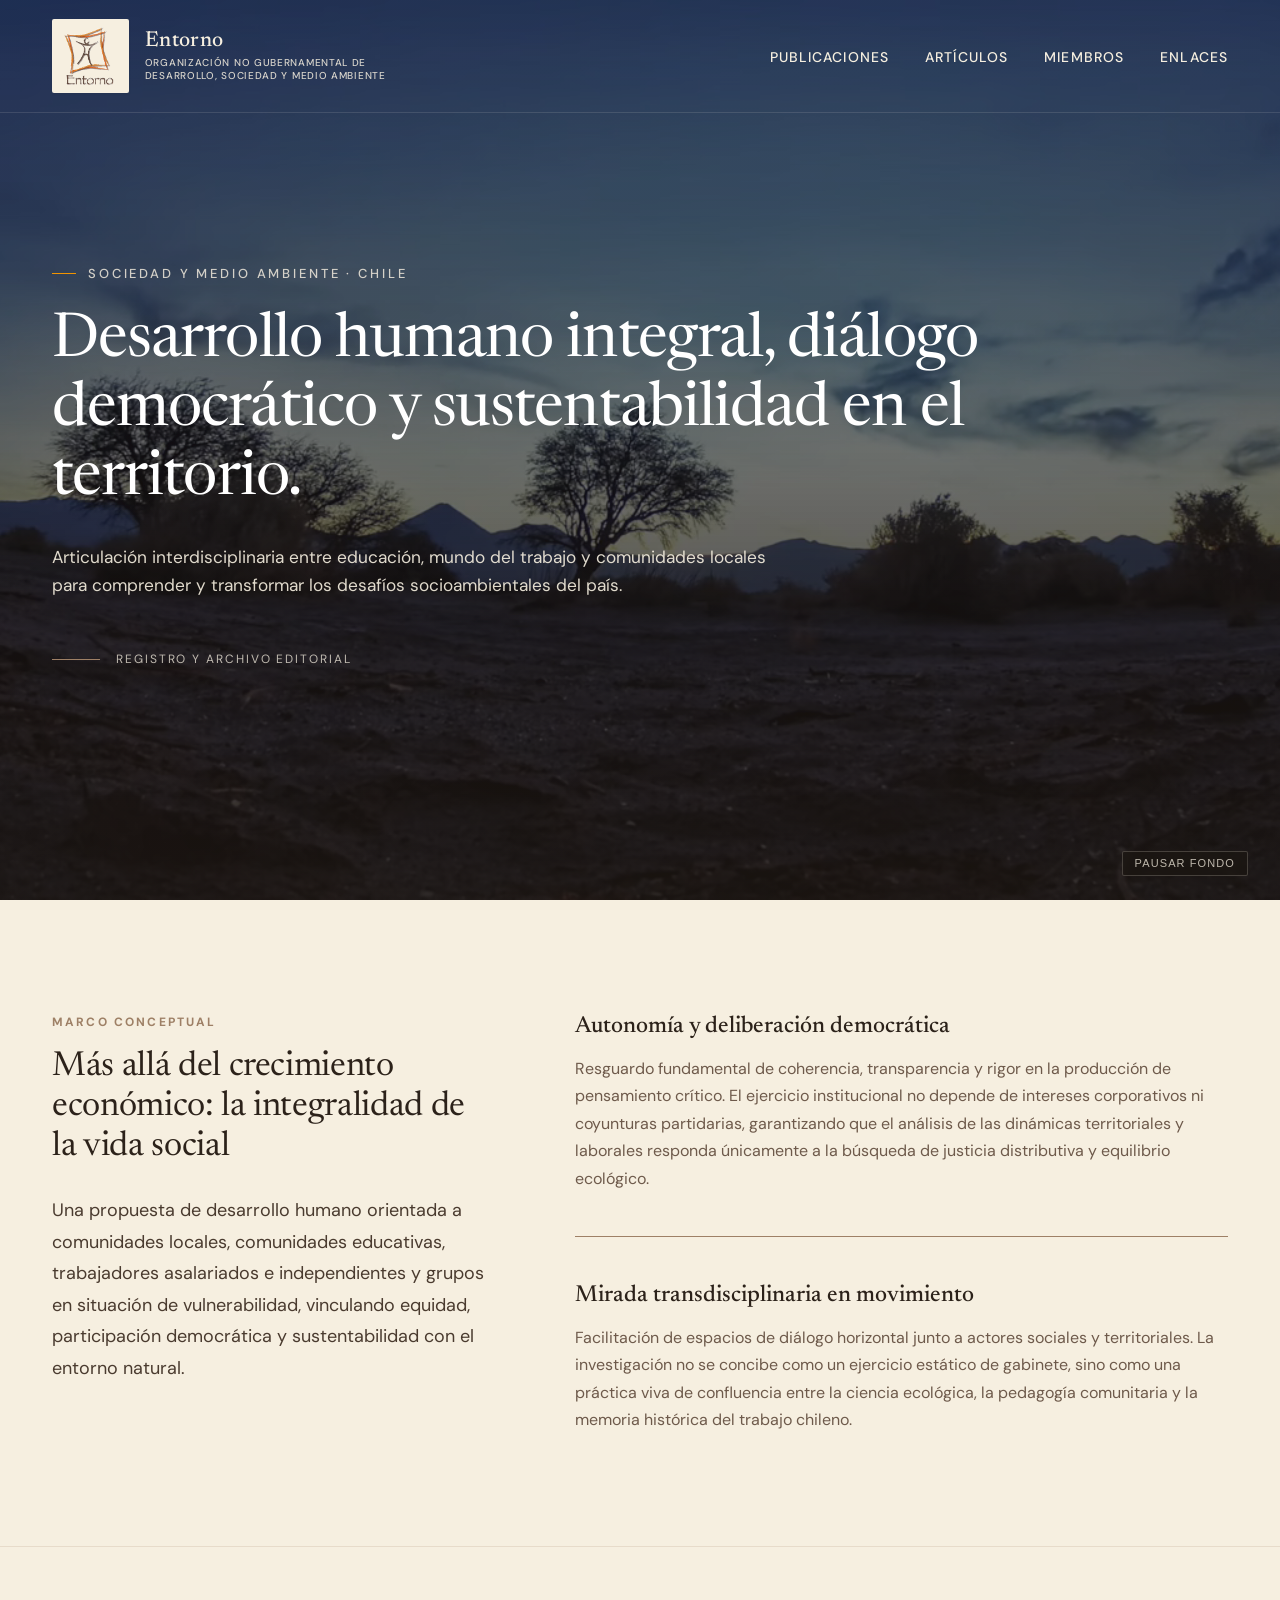
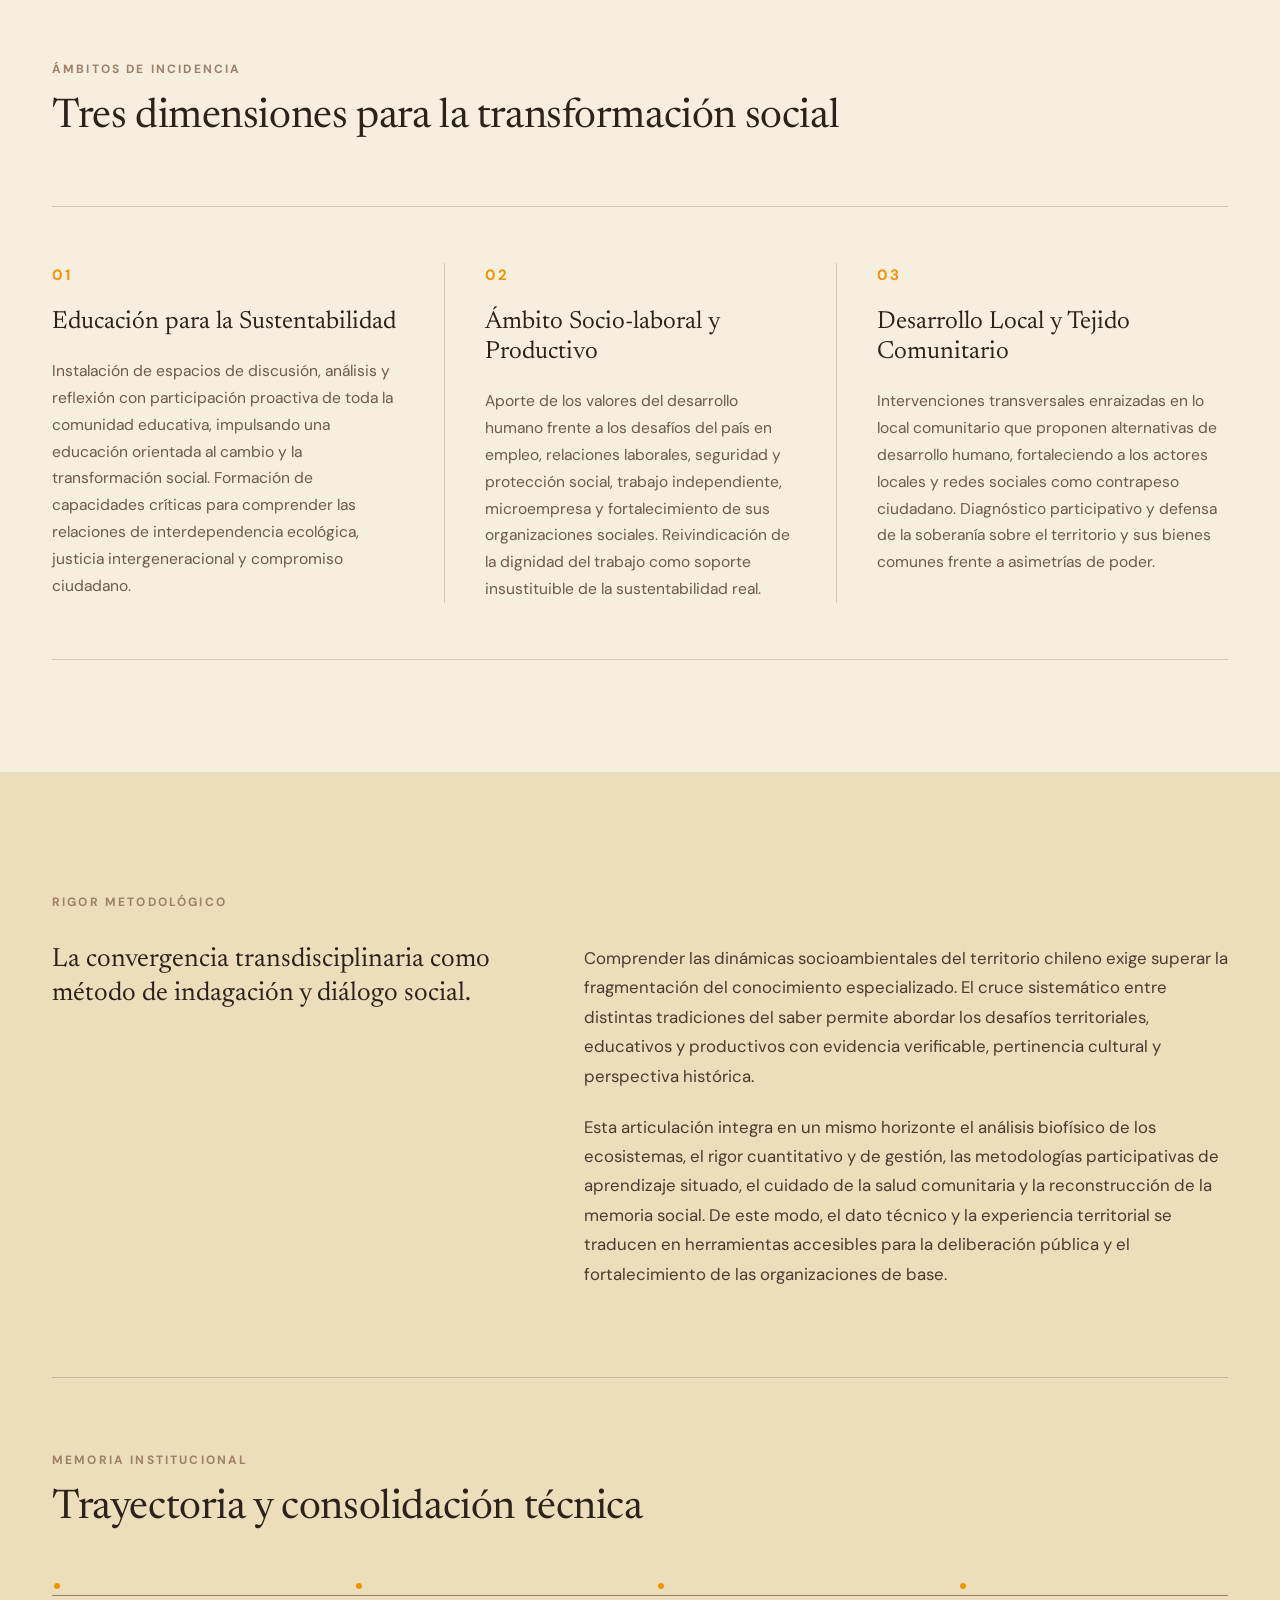
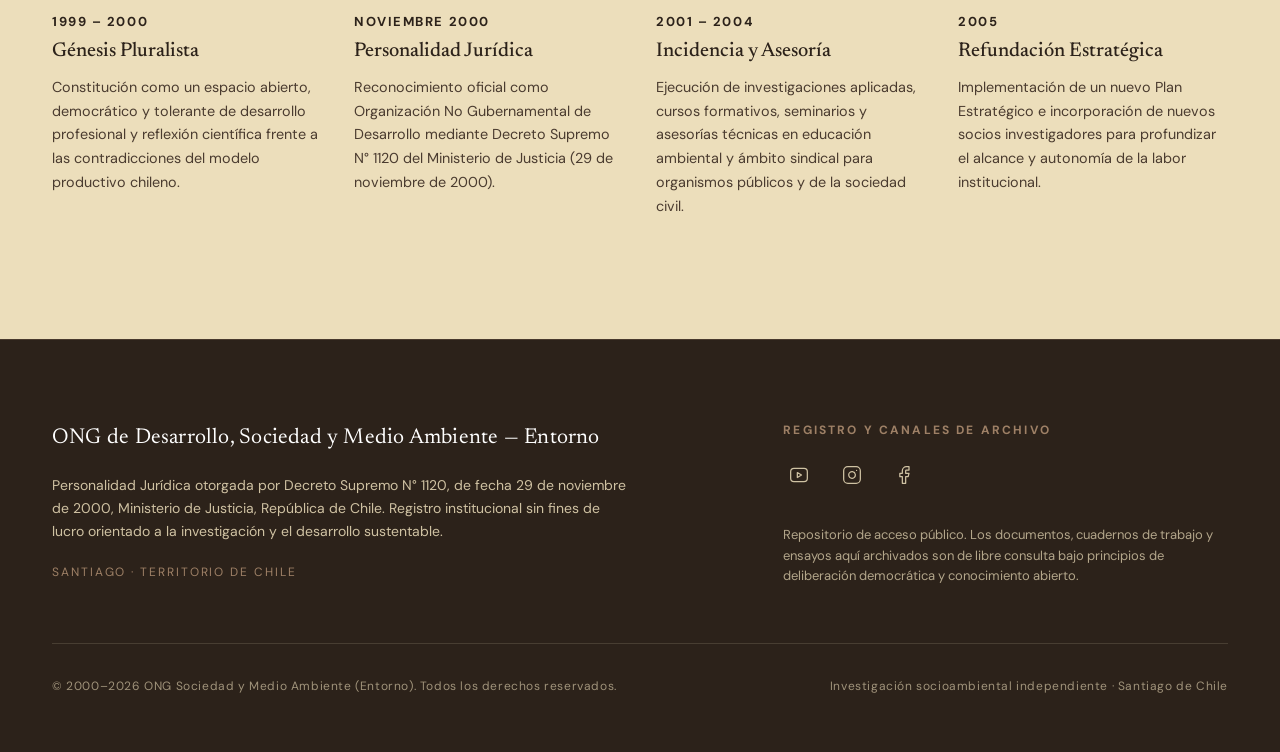
<file: index.html>
<!DOCTYPE html>
<html lang="es">
<head>
  <meta charset="UTF-8">
  <meta name="viewport" content="width=device-width, initial-scale=1.0">
  <title>Entorno — ONG Sociedad y Medio Ambiente · Chile</title>
  <meta name="description" content="Espacio técnico y humano de articulación interdisciplinaria entre educación, mundo del trabajo y comunidades locales para la sustentabilidad y el desarrollo humano en Chile.">
  <link rel="stylesheet" href="css/estilos.css">
</head>
<body>

  <!-- Enlace accesible de salto al contenido -->
  <a href="#contenido-principal" class="skip-link">Saltar al contenido principal</a>

  <!-- NAVEGACIÓN STICKY CAMALEÓNICA -->
  <header class="header-editorial header-hero" role="banner">
    <div class="contenedor nav-inner">
      <a href="index.html" class="nav-marca" aria-label="Entorno - Organización No Gubernamental de Desarrollo, Sociedad y Medio Ambiente, ir al inicio">
        <div class="placa-logo">
          <img src="imagenes/logo.png" alt="Logotipo Entorno - Organización No Gubernamental de Desarrollo, Sociedad y Medio Ambiente" class="logo-entorno" width="53" height="58">
        </div>
        <div class="nombre-institucional">
          <span class="sigla-entorno">Entorno</span>
          <span class="leyenda-entorno">Organización No Gubernamental de Desarrollo, Sociedad y Medio Ambiente</span>
        </div>
      </a>

      <!-- Botón menú móvil -->
      <button class="btn-menu-movil" aria-label="Abrir menú de navegación" aria-expanded="false" aria-controls="menu-principal">
        <span></span>
        <span></span>
        <span></span>
      </button>

      <!-- Enlaces de navegación institucional -->
      <nav id="menu-principal" aria-label="Navegación principal">
        <ul class="nav-lista">
          <li><a href="publicaciones.html" class="nav-enlace">Publicaciones</a></li>
          <li><a href="articulos.html" class="nav-enlace">Artículos</a></li>
          <li><a href="miembros.html" class="nav-enlace">Miembros</a></li>
          <li><a href="enlaces.html" class="nav-enlace">Enlaces</a></li>
        </ul>
      </nav>
    </div>
  </header>

  <!-- CONTENIDO PRINCIPAL: 5 ACTOS -->
  <main id="contenido-principal">

    <!-- ACTO I: APERTURA ATMOSFÉRICA (HERO 100svh) -->
    <section class="seccion-hero" aria-label="Apertura institucional">
      <div class="hero-video-contenedor">
        <video class="hero-video" autoplay muted loop playsinline>
          <source src="videos/san-pedro.webm" type="video/webm">
          Su navegador no soporta la reproducción de video HTML5.
        </video>
        <div class="hero-velo" aria-hidden="true"></div>
      </div>

      <div class="contenedor hero-contenido">
        <span class="hero-sobretitulo">SOCIEDAD Y MEDIO AMBIENTE · CHILE</span>
        <h1 class="hero-titular">
          Desarrollo humano integral, diálogo democrático y sustentabilidad en el territorio.
        </h1>
        <p class="hero-bajada">
          Articulación interdisciplinaria entre educación, mundo del trabajo y comunidades locales para comprender y transformar los desafíos socioambientales del país.
        </p>

        <div class="hero-indicador-lectura" aria-hidden="true">
          <span class="linea-indicador"></span>
          <span>Registro y archivo editorial</span>
        </div>
      </div>

      <!-- Control accesible para pausar/reanudar video -->
      <button id="btn-video-toggle" class="btn-video-control" aria-label="Pausar video de fondo">
        Pausar fondo
      </button>
    </section>

    <!-- ACTO II: MARCO CONCEPTUAL (Misión y Visión sin autorreferencialidad) -->
    <section class="seccion-marco" aria-labelledby="titulo-marco">
      <div class="contenedor">
        <div class="grid-marco">
          
          <!-- Columna izquierda: El Horizonte (Misión) -->
          <div class="col-horizonte">
            <span class="sobretitulo-editorial">MARCO CONCEPTUAL</span>
            <h2 id="titulo-marco" class="titulo-horizonte">
              Más allá del crecimiento económico: la integralidad de la vida social
            </h2>
            <p class="texto-mision-sintesis">
              Una propuesta de desarrollo humano orientada a comunidades locales, comunidades educativas, trabajadores asalariados e independientes y grupos en situación de vulnerabilidad, vinculando equidad, participación democrática y sustentabilidad con el entorno natural.
            </p>
          </div>

          <!-- Columna derecha: El Enfoque (Visión) -->
          <div class="col-enfoque">
            <div class="bloque-enfoque">
              <h3 class="titulo-enfoque">Autonomía y deliberación democrática</h3>
              <p class="texto-enfoque">
                Resguardo fundamental de coherencia, transparencia y rigor en la producción de pensamiento crítico. El ejercicio institucional no depende de intereses corporativos ni coyunturas partidarias, garantizando que el análisis de las dinámicas territoriales y laborales responda únicamente a la búsqueda de justicia distributiva y equilibrio ecológico.
              </p>
            </div>

            <div class="bloque-enfoque">
              <h3 class="titulo-enfoque">Mirada transdisciplinaria en movimiento</h3>
              <p class="texto-enfoque">
                Facilitación de espacios de diálogo horizontal junto a actores sociales y territoriales. La investigación no se concibe como un ejercicio estático de gabinete, sino como una práctica viva de confluencia entre la ciencia ecológica, la pedagogía comunitaria y la memoria histórica del trabajo chileno.
              </p>
            </div>
          </div>

        </div>
      </div>
    </section>

    <!-- ACTO III: ÁMBITOS DE INCIDENCIA (Los 3 Objetivos Estratégicos) -->
    <section class="seccion-incidencia" aria-labelledby="titulo-incidencia">
      <div class="contenedor">
        <div class="cabecera-seccion">
          <span class="sobretitulo-editorial">ÁMBITOS DE INCIDENCIA</span>
          <h2 id="titulo-incidencia" class="titulo-seccion">
            Tres dimensiones para la transformación social
          </h2>
        </div>

        <div class="triptico-incidencia">
          
          <!-- Dimensión 01 -->
          <article class="col-incidencia">
            <span class="num-incidencia">01</span>
            <h3 class="titulo-incidencia">Educación para la Sustentabilidad</h3>
            <p class="texto-incidencia">
              Instalación de espacios de discusión, análisis y reflexión con participación proactiva de toda la comunidad educativa, impulsando una educación orientada al cambio y la transformación social. Formación de capacidades críticas para comprender las relaciones de interdependencia ecológica, justicia intergeneracional y compromiso ciudadano.
            </p>
          </article>

          <!-- Dimensión 02 -->
          <article class="col-incidencia">
            <span class="num-incidencia">02</span>
            <h3 class="titulo-incidencia">Ámbito Socio-laboral y Productivo</h3>
            <p class="texto-incidencia">
              Aporte de los valores del desarrollo humano frente a los desafíos del país en empleo, relaciones laborales, seguridad y protección social, trabajo independiente, microempresa y fortalecimiento de sus organizaciones sociales. Reivindicación de la dignidad del trabajo como soporte insustituible de la sustentabilidad real.
            </p>
          </article>

          <!-- Dimensión 03 -->
          <article class="col-incidencia">
            <span class="num-incidencia">03</span>
            <h3 class="titulo-incidencia">Desarrollo Local y Tejido Comunitario</h3>
            <p class="texto-incidencia">
              Intervenciones transversales enraizadas en lo local comunitario que proponen alternativas de desarrollo humano, fortaleciendo a los actores locales y redes sociales como contrapeso ciudadano. Diagnóstico participativo y defensa de la soberanía sobre el territorio y sus bienes comunes frente a asimetrías de poder.
            </p>
          </article>

        </div>
      </div>
    </section>

    <!-- ACTO IV: CONVERGENCIA DISCIPLINARIA Y TRAYECTORIA (Historia) -->
    <section class="seccion-historia" aria-labelledby="titulo-historia">
      <div class="contenedor">
        
        <!-- Bloque Superior: Convergencia Interdisciplinaria -->
        <div class="bloque-convergencia">
          <span class="sobretitulo-editorial">RIGOR METODOLÓGICO</span>
          <div class="grid-convergencia">
            <div>
              <h2 id="titulo-historia" class="texto-convergencia-intro">
                La convergencia transdisciplinaria como método de indagación y diálogo social.
              </h2>
            </div>
            <div class="cuerpo-convergencia">
              <p>
                Comprender las dinámicas socioambientales del territorio chileno exige superar la fragmentación del conocimiento especializado. El cruce sistemático entre distintas tradiciones del saber permite abordar los desafíos territoriales, educativos y productivos con evidencia verificable, pertinencia cultural y perspectiva histórica.
              </p>
              <p>
                Esta articulación integra en un mismo horizonte el análisis biofísico de los ecosistemas, el rigor cuantitativo y de gestión, las metodologías participativas de aprendizaje situado, el cuidado de la salud comunitaria y la reconstrucción de la memoria social. De este modo, el dato técnico y la experiencia territorial se traducen en herramientas accesibles para la deliberación pública y el fortalecimiento de las organizaciones de base.
              </p>
            </div>
          </div>
        </div>

        <!-- Bloque Inferior: Línea de Tiempo Institucional -->
        <div class="bloque-trayectoria">
          <span class="sobretitulo-editorial">MEMORIA INSTITUCIONAL</span>
          <h2 class="titulo-seccion titulo-trayectoria">
            Trayectoria y consolidación técnica
          </h2>

          <div class="timeline-editorial">
            
            <!-- Hito 1 -->
            <div class="hito-item">
              <span class="hito-punto" aria-hidden="true"></span>
              <time class="hito-epoca">1999 – 2000</time>
              <h3 class="hito-titulo">Génesis Pluralista</h3>
              <p class="hito-desc">
                Constitución como un espacio abierto, democrático y tolerante de desarrollo profesional y reflexión científica frente a las contradicciones del modelo productivo chileno.
              </p>
            </div>

            <!-- Hito 2 -->
            <div class="hito-item">
              <span class="hito-punto" aria-hidden="true"></span>
              <time class="hito-epoca">Noviembre 2000</time>
              <h3 class="hito-titulo">Personalidad Jurídica</h3>
              <p class="hito-desc">
                Reconocimiento oficial como Organización No Gubernamental de Desarrollo mediante Decreto Supremo N° 1120 del Ministerio de Justicia (29 de noviembre de 2000).
              </p>
            </div>

            <!-- Hito 3 -->
            <div class="hito-item">
              <span class="hito-punto" aria-hidden="true"></span>
              <time class="hito-epoca">2001 – 2004</time>
              <h3 class="hito-titulo">Incidencia y Asesoría</h3>
              <p class="hito-desc">
                Ejecución de investigaciones aplicadas, cursos formativos, seminarios y asesorías técnicas en educación ambiental y ámbito sindical para organismos públicos y de la sociedad civil.
              </p>
            </div>

            <!-- Hito 4 -->
            <div class="hito-item">
              <span class="hito-punto" aria-hidden="true"></span>
              <time class="hito-epoca">2005</time>
              <h3 class="hito-titulo">Refundación Estratégica</h3>
              <p class="hito-desc">
                Implementación de un nuevo Plan Estratégico e incorporación de nuevos socios investigadores para profundizar el alcance y autonomía de la labor institucional.
              </p>
            </div>

          </div>
        </div>

      </div>
    </section>

  </main>

  <!-- ACTO V: COLOFÓN INSTITUCIONAL (Footer) -->
  <footer class="colofon-institucional" role="contentinfo">
    <div class="contenedor">
      <div class="grid-colofon">
        
        <!-- Izquierda: Identidad legal y referencia jurídica -->
        <div class="colofon-legal">
          <p class="colofon-nombre-legal">ONG de Desarrollo, Sociedad y Medio Ambiente — Entorno</p>
          <p class="colofon-decreto">
            Personalidad Jurídica otorgada por Decreto Supremo N° 1120, de fecha 29 de noviembre de 2000, Ministerio de Justicia, República de Chile. Registro institucional sin fines de lucro orientado a la investigación y el desarrollo sustentable.
          </p>
          <span class="colofon-ubicacion">Santiago · Territorio de Chile</span>
        </div>

        <!-- Derecha: Enlaces textuales sobrios a registros y archivo -->
        <div class="colofon-archivo">
          <span class="colofon-archivo-titulo">Registro y Canales de Archivo</span>
          <ul class="colofon-enlaces-lista colofon-iconos">
            <li>
              <a href="https://www.youtube.com" target="_blank" rel="noopener noreferrer" class="colofon-enlace-icono" aria-label="Canal de YouTube de ONG Entorno">
                <svg viewBox="0 0 24 24" width="20" height="20" fill="none" stroke="currentColor" stroke-width="1.5" stroke-linecap="round" stroke-linejoin="round" aria-hidden="true">
                  <rect x="2" y="4" width="20" height="16" rx="4" ry="4"></rect>
                  <polygon points="10 9 15 12 10 15 10 9"></polygon>
                </svg>
              </a>
            </li>
            <li>
              <a href="https://www.instagram.com" target="_blank" rel="noopener noreferrer" class="colofon-enlace-icono" aria-label="Perfil de Instagram de ONG Entorno">
                <svg viewBox="0 0 24 24" width="20" height="20" fill="none" stroke="currentColor" stroke-width="1.5" stroke-linecap="round" stroke-linejoin="round" aria-hidden="true">
                  <rect x="2" y="2" width="20" height="20" rx="5" ry="5"></rect>
                  <path d="M16 11.37A4 4 0 1 1 12.63 8 4 4 0 0 1 16 11.37z"></path>
                  <line x1="17.5" y1="6.5" x2="17.51" y2="6.5"></line>
                </svg>
              </a>
            </li>
            <li>
              <a href="https://www.facebook.com/ongentorno" target="_blank" rel="noopener noreferrer" class="colofon-enlace-icono" aria-label="Página de Facebook de ONG Entorno">
                <svg viewBox="0 0 24 24" width="20" height="20" fill="none" stroke="currentColor" stroke-width="1.5" stroke-linecap="round" stroke-linejoin="round" aria-hidden="true">
                  <path d="M18 2h-3a5 5 0 0 0-5 5v3H7v4h3v8h4v-8h3l1-4h-4V7a1 1 0 0 1 1-1h3z"></path>
                </svg>
              </a>
            </li>
          </ul>
          <p class="colofon-declaracion">
            Repositorio de acceso público. Los documentos, cuadernos de trabajo y ensayos aquí archivados son de libre consulta bajo principios de deliberación democrática y conocimiento abierto.
          </p>
        </div>

      </div>

      <div class="colofon-inferior">
        <span>© 2000–2026 ONG Sociedad y Medio Ambiente (Entorno). Todos los derechos reservados.</span>
        <span>Investigación socioambiental independiente · Santiago de Chile</span>
      </div>
    </div>
  </footer>

  <script src="js/script.js"></script>
</body>
</html>
</file>
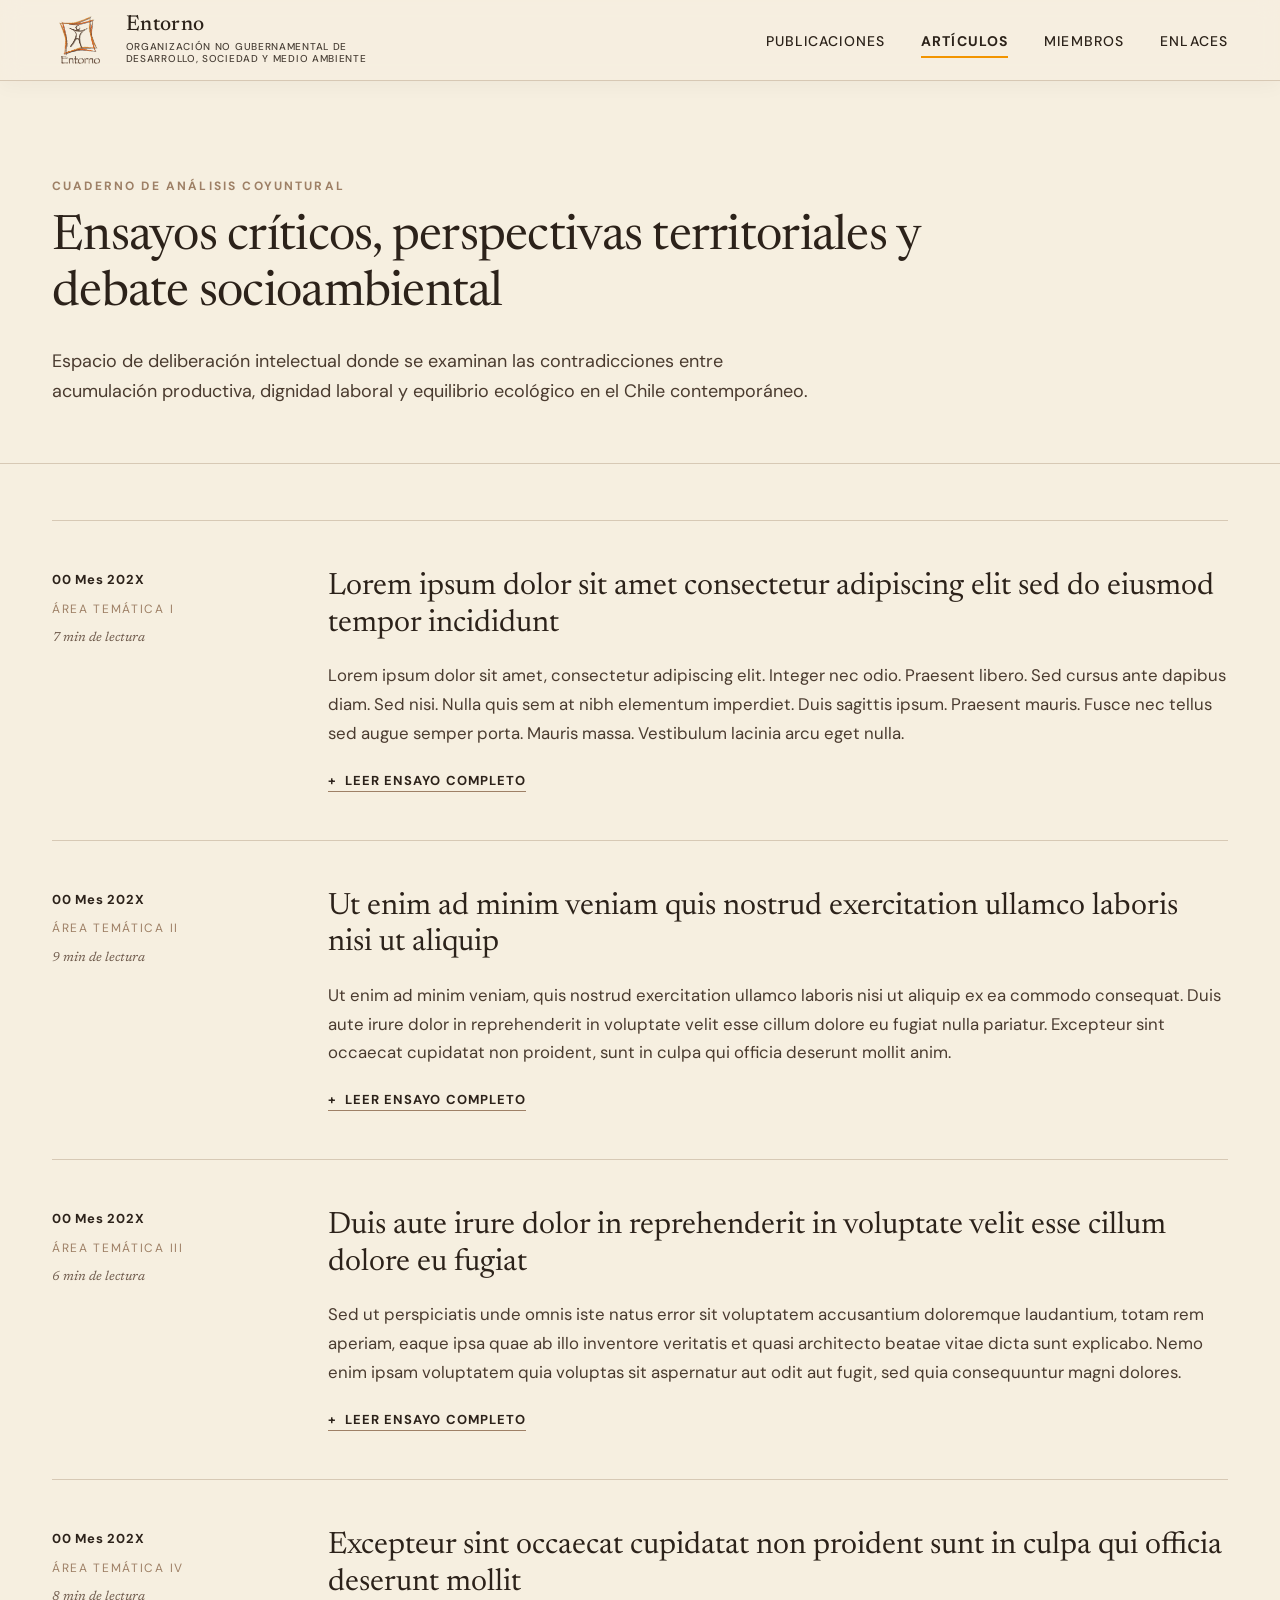
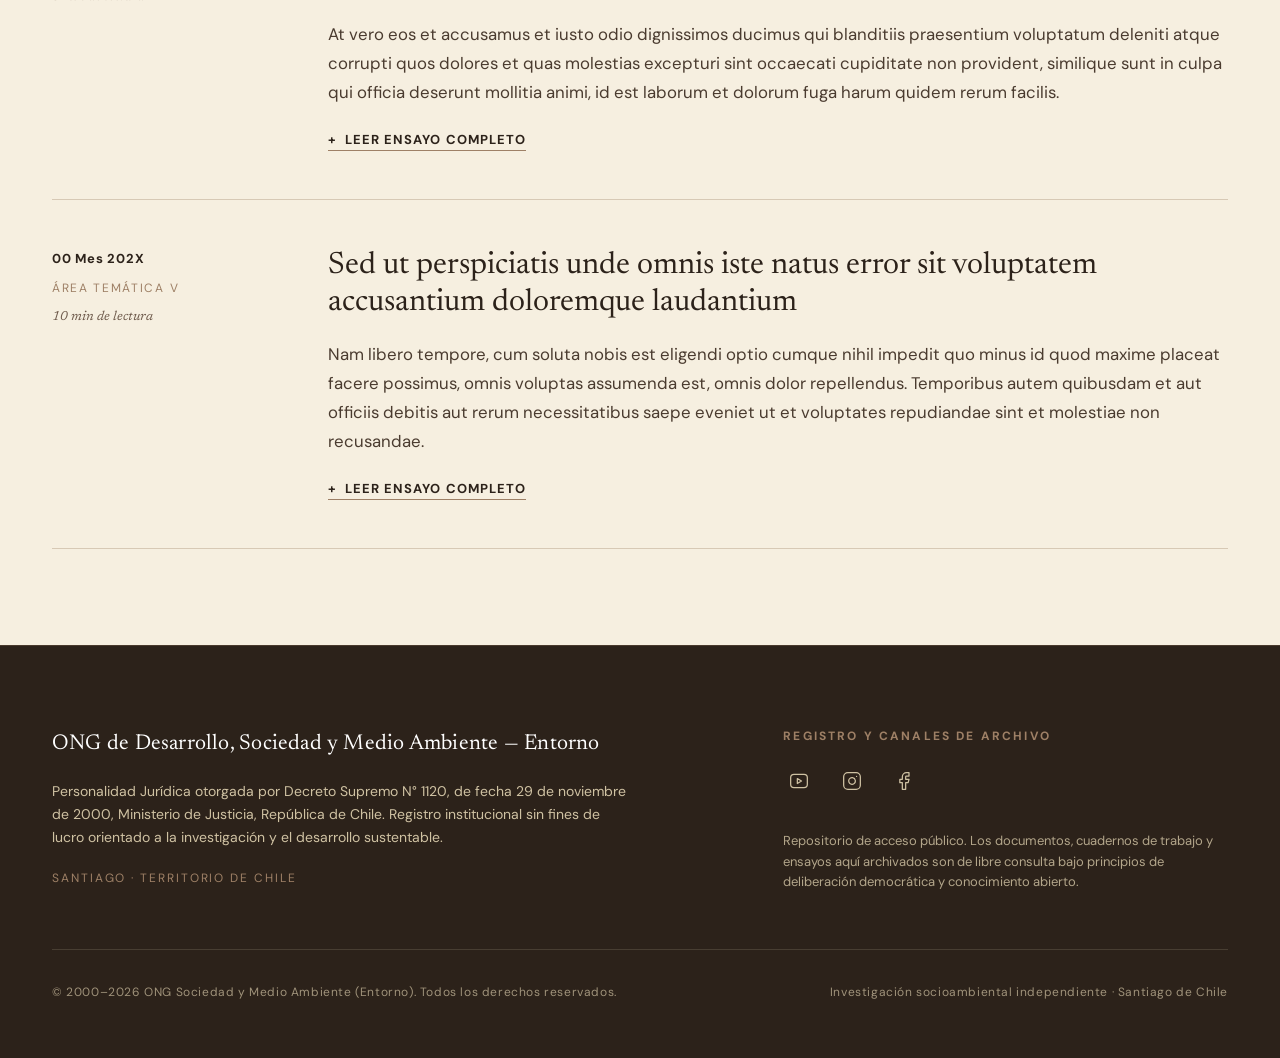
<file: articulos.html>
<!DOCTYPE html>
<html lang="es">
<head>
  <meta charset="UTF-8">
  <meta name="viewport" content="width=device-width, initial-scale=1.0">
  <title>Artículos y Ensayos — ONG Sociedad y Medio Ambiente (Entorno)</title>
  <meta name="description" content="Cuaderno de análisis, reflexión coyuntural y ensayos críticos sobre desarrollo humano, trabajo, educación y territorio en Chile.">
  <link rel="stylesheet" href="css/estilos.css">
</head>
<body>

  <a href="#contenido-principal" class="skip-link">Saltar al contenido principal</a>

  <!-- NAVEGACIÓN STICKY CAMALEÓNICA -->
  <header class="header-editorial header-scrolled" role="banner">
    <div class="contenedor nav-inner">
      <a href="index.html" class="nav-marca" aria-label="Entorno - Organización No Gubernamental de Desarrollo, Sociedad y Medio Ambiente, ir al inicio">
        <div class="placa-logo">
          <img src="imagenes/logo.png" alt="Logotipo Entorno - Organización No Gubernamental de Desarrollo, Sociedad y Medio Ambiente" class="logo-entorno" width="53" height="58">
        </div>
        <div class="nombre-institucional">
          <span class="sigla-entorno">Entorno</span>
          <span class="leyenda-entorno">Organización No Gubernamental de Desarrollo, Sociedad y Medio Ambiente</span>
        </div>
      </a>

      <button class="btn-menu-movil" aria-label="Abrir menú de navegación" aria-expanded="false" aria-controls="menu-principal">
        <span></span>
        <span></span>
        <span></span>
      </button>

      <nav id="menu-principal" aria-label="Navegación principal">
        <ul class="nav-lista">
          <li><a href="publicaciones.html" class="nav-enlace">Publicaciones</a></li>
          <li><a href="articulos.html" class="nav-enlace activo" aria-current="page">Artículos</a></li>
          <li><a href="miembros.html" class="nav-enlace">Miembros</a></li>
          <li><a href="enlaces.html" class="nav-enlace">Enlaces</a></li>
        </ul>
      </nav>
    </div>
  </header>

  <main id="contenido-principal" class="pagina-interna">
    
    <!-- Cabecera Editorial -->
    <header class="cabecera-pagina-editorial">
      <div class="contenedor">
        <span class="sobretitulo-editorial">CUADERNO DE ANÁLISIS COYUNTURAL</span>
        <h1 class="titular-pagina">
          Ensayos críticos, perspectivas territoriales y debate socioambiental
        </h1>
        <p class="bajada-pagina">
          Espacio de deliberación intelectual donde se examinan las contradicciones entre acumulación productiva, dignidad laboral y equilibrio ecológico en el Chile contemporáneo.
        </p>
      </div>
    </header>

    <!-- Listado Editorial de Artículos -->
    <section class="seccion-articulos" aria-label="Listado de ensayos y artículos">
      <div class="contenedor">
        <div class="lista-articulos-editorial">

          <!-- Artículo 01 -->
          <article class="item-articulo">
            <div class="grid-articulo-cabecera">
              <aside class="meta-articulo-lateral">
                <time datetime="202X-00-00" class="articulo-fecha">00 Mes 202X</time>
                <span class="articulo-categoria">Área Temática I</span>
                <span class="articulo-tiempo">7 min de lectura</span>
              </aside>

              <div class="cuerpo-articulo-col">
                <h2 class="titulo-articulo">
                  Lorem ipsum dolor sit amet consectetur adipiscing elit sed do eiusmod tempor incididunt
                </h2>
                <p class="extracto-articulo">
                  Lorem ipsum dolor sit amet, consectetur adipiscing elit. Integer nec odio. Praesent libero. Sed cursus ante dapibus diam. Sed nisi. Nulla quis sem at nibh elementum imperdiet. Duis sagittis ipsum. Praesent mauris. Fusce nec tellus sed augue semper porta. Mauris massa. Vestibulum lacinia arcu eget nulla.
                </p>

                <button type="button" class="btn-toggle-lectura" aria-expanded="false" aria-controls="ensayo-completo-1">
                  <span>+</span> Leer ensayo completo
                </button>

                <!-- Ensayo Expandible -->
                <div id="ensayo-completo-1" class="contenido-completo-articulo">
                  <div class="ensayo-texto">
                    <p>
                      Curabitur blandit tempus porttitor. Nullam quis risus eget urna mollis ornare vel eu leo. Donec id elit non mi porta gravida at eget metus. Integer posuere erat a ante venenatis dapibus posuere velit aliquet. Fusce dapibus, tellus ac cursus commodo, tortor mauris condimentum nibh, ut fermentum massa justo sit amet risus. Etiam porta sem malesuada magna mollis euismod.
                    </p>
                    <blockquote>
                      "Lorem ipsum dolor sit amet, consectetur adipiscing elit sed do eiusmod tempor incididunt ut labore et dolore magna aliqua ad minim."
                    </blockquote>
                    <p>
                      Cras mattis consectetur purus sit amet fermentum. Vivamus sagittis lacus vel augue laoreet rutrum faucibus dolor auctor. Praesent commodo cursus magna, vel scelerisque nisl consectetur et. Vivamus sagittis lacus vel augue laoreet rutrum faucibus dolor auctor. Morbi leo risus, porta ac consectetur ac, vestibulum at eros. Aenean lacinia bibendum nulla sed consectetur praesent commodo.
                    </p>
                    <p>
                      Duis mollis, est non commodo luctus, nisi erat porttitor ligula, eget lacinia odio sem nec elit. Sed posuere consectetur est at lobortis. Nulla vitae elit libero, a pharetra augue. Maecenas sed diam eget risus varius blandit sit amet non magna. Integer posuere erat a ante venenatis dapibus posuere velit aliquet praesent commodo cursus magna.
                    </p>
                    <div class="ensayo-referencias">
                      <em>Nota de maquetación:</em> Espacio reservado para la incorporación de ensayos y notas bibliográficas oficiales de ONG Entorno.
                    </div>
                  </div>
                </div>

              </div>
            </div>
          </article>

          <!-- Artículo 02 -->
          <article class="item-articulo">
            <div class="grid-articulo-cabecera">
              <aside class="meta-articulo-lateral">
                <time datetime="202X-00-00" class="articulo-fecha">00 Mes 202X</time>
                <span class="articulo-categoria">Área Temática II</span>
                <span class="articulo-tiempo">9 min de lectura</span>
              </aside>

              <div class="cuerpo-articulo-col">
                <h2 class="titulo-articulo">
                  Ut enim ad minim veniam quis nostrud exercitation ullamco laboris nisi ut aliquip
                </h2>
                <p class="extracto-articulo">
                  Ut enim ad minim veniam, quis nostrud exercitation ullamco laboris nisi ut aliquip ex ea commodo consequat. Duis aute irure dolor in reprehenderit in voluptate velit esse cillum dolore eu fugiat nulla pariatur. Excepteur sint occaecat cupidatat non proident, sunt in culpa qui officia deserunt mollit anim.
                </p>

                <button type="button" class="btn-toggle-lectura" aria-expanded="false" aria-controls="ensayo-completo-2">
                  <span>+</span> Leer ensayo completo
                </button>

                <div id="ensayo-completo-2" class="contenido-completo-articulo">
                  <div class="ensayo-texto">
                    <p>
                      Aenean eu leo quam. Pellentesque ornare sem lacinia quam venenatis vestibulum. Curabitur blandit tempus porttitor. Morbi leo risus, porta ac consectetur ac, vestibulum at eros. Vestibulum id ligula porta felis euismod semper. Cras mattis consectetur purus sit amet fermentum. Donec sed odio dui. Fusce dapibus, tellus ac cursus commodo, tortor mauris condimentum nibh facilisis.
                    </p>
                    <blockquote>
                      "Duis aute irure dolor in reprehenderit in voluptate velit esse cillum dolore eu fugiat nulla pariatur excepteur occaecat cupidatat non proident."
                    </blockquote>
                    <p>
                      Nullam id dolor id nibh ultricies vehicula ut id elit. Cras justo odio, dapibus ac facilisis in, egestas eget quam. Vestibulum id ligula porta felis euismod semper. Vivamus sagittis lacus vel augue laoreet rutrum faucibus dolor auctor. Maecenas faucibus mollis interdum. Integer posuere erat a ante venenatis dapibus posuere velit aliquet curabitur blandit tempus.
                    </p>
                    <p>
                      Praesent commodo cursus magna, vel scelerisque nisl consectetur et. Donec id elit non mi porta gravida at eget metus. Maecenas sed diam eget risus varius blandit sit amet non magna. Cras mattis consectetur purus sit amet fermentum. Sed posuere consectetur est at lobortis. Nulla vitae elit libero, a pharetra augue aenean eu leo quam pellentesque.
                    </p>
                    <div class="ensayo-referencias">
                      <em>Nota de maquetación:</em> Espacio reservado para la incorporación de ensayos y notas bibliográficas oficiales de ONG Entorno.
                    </div>
                  </div>
                </div>

              </div>
            </div>
          </article>

          <!-- Artículo 03 -->
          <article class="item-articulo">
            <div class="grid-articulo-cabecera">
              <aside class="meta-articulo-lateral">
                <time datetime="202X-00-00" class="articulo-fecha">00 Mes 202X</time>
                <span class="articulo-categoria">Área Temática III</span>
                <span class="articulo-tiempo">6 min de lectura</span>
              </aside>

              <div class="cuerpo-articulo-col">
                <h2 class="titulo-articulo">
                  Duis aute irure dolor in reprehenderit in voluptate velit esse cillum dolore eu fugiat
                </h2>
                <p class="extracto-articulo">
                  Sed ut perspiciatis unde omnis iste natus error sit voluptatem accusantium doloremque laudantium, totam rem aperiam, eaque ipsa quae ab illo inventore veritatis et quasi architecto beatae vitae dicta sunt explicabo. Nemo enim ipsam voluptatem quia voluptas sit aspernatur aut odit aut fugit, sed quia consequuntur magni dolores.
                </p>

                <button type="button" class="btn-toggle-lectura" aria-expanded="false" aria-controls="ensayo-completo-3">
                  <span>+</span> Leer ensayo completo
                </button>

                <div id="ensayo-completo-3" class="contenido-completo-articulo">
                  <div class="ensayo-texto">
                    <p>
                      Vivamus sagittis lacus vel augue laoreet rutrum faucibus dolor auctor. Duis mollis, est non commodo luctus, nisi erat porttitor ligula, eget lacinia odio sem nec elit. Sed posuere consectetur est at lobortis. Nullam quis risus eget urna mollis ornare vel eu leo. Donec sed odio dui. Integer posuere erat a ante venenatis dapibus posuere.
                    </p>
                    <blockquote>
                      "Sed ut perspiciatis unde omnis iste natus error sit voluptatem accusantium doloremque laudantium, totam rem aperiam eaque ipsa quae inventore."
                    </blockquote>
                    <p>
                      Donec id elit non mi porta gravida at eget metus. Cras mattis consectetur purus sit amet fermentum. Etiam porta sem malesuada magna mollis euismod. Fusce dapibus, tellus ac cursus commodo, tortor mauris condimentum nibh, ut fermentum massa justo sit amet risus. Nulla vitae elit libero, a pharetra augue. Vivamus sagittis lacus vel augue laoreet rutrum.
                    </p>
                    <p>
                      Aenean lacinia bibendum nulla sed consectetur. Curabitur blandit tempus porttitor. Morbi leo risus, porta ac consectetur ac, vestibulum at eros. Vestibulum id ligula porta felis euismod semper. Cras justo odio, dapibus ac facilisis in, egestas eget quam. Integer posuere erat a ante venenatis dapibus posuere velit aliquet. Sed posuere consectetur est at lobortis aenean.
                    </p>
                    <div class="ensayo-referencias">
                      <em>Nota de maquetación:</em> Espacio reservado para la incorporación de ensayos y notas bibliográficas oficiales de ONG Entorno.
                    </div>
                  </div>
                </div>

              </div>
            </div>
          </article>

          <!-- Artículo 04 -->
          <article class="item-articulo">
            <div class="grid-articulo-cabecera">
              <aside class="meta-articulo-lateral">
                <time datetime="202X-00-00" class="articulo-fecha">00 Mes 202X</time>
                <span class="articulo-categoria">Área Temática IV</span>
                <span class="articulo-tiempo">8 min de lectura</span>
              </aside>

              <div class="cuerpo-articulo-col">
                <h2 class="titulo-articulo">
                  Excepteur sint occaecat cupidatat non proident sunt in culpa qui officia deserunt mollit
                </h2>
                <p class="extracto-articulo">
                  At vero eos et accusamus et iusto odio dignissimos ducimus qui blanditiis praesentium voluptatum deleniti atque corrupti quos dolores et quas molestias excepturi sint occaecati cupiditate non provident, similique sunt in culpa qui officia deserunt mollitia animi, id est laborum et dolorum fuga harum quidem rerum facilis.
                </p>

                <button type="button" class="btn-toggle-lectura" aria-expanded="false" aria-controls="ensayo-completo-4">
                  <span>+</span> Leer ensayo completo
                </button>

                <div id="ensayo-completo-4" class="contenido-completo-articulo">
                  <div class="ensayo-texto">
                    <p>
                      Maecenas sed diam eget risus varius blandit sit amet non magna. Integer posuere erat a ante venenatis dapibus posuere velit aliquet. Praesent commodo cursus magna, vel scelerisque nisl consectetur et. Vivamus sagittis lacus vel augue laoreet rutrum faucibus dolor auctor. Nullam quis risus eget urna mollis ornare vel eu leo cras mattis consectetur.
                    </p>
                    <blockquote>
                      "Nemo enim ipsam voluptatem quia voluptas sit aspernatur aut odit aut fugit sed quia consequuntur magni dolores eos qui ratione voluptatem."
                    </blockquote>
                    <p>
                      Donec id elit non mi porta gravida at eget metus. Fusce dapibus, tellus ac cursus commodo, tortor mauris condimentum nibh, ut fermentum massa justo sit amet risus. Etiam porta sem malesuada magna mollis euismod. Cras justo odio, dapibus ac facilisis in, egestas eget quam. Nulla vitae elit libero, a pharetra augue aenean eu leo.
                    </p>
                    <p>
                      Sed posuere consectetur est at lobortis. Nullam id dolor id nibh ultricies vehicula ut id elit. Morbi leo risus, porta ac consectetur ac, vestibulum at eros. Vestibulum id ligula porta felis euismod semper. Curabitur blandit tempus porttitor. Duis mollis, est non commodo luctus, nisi erat porttitor ligula, eget lacinia odio sem nec elit.
                    </p>
                    <div class="ensayo-referencias">
                      <em>Nota de maquetación:</em> Espacio reservado para la incorporación de ensayos y notas bibliográficas oficiales de ONG Entorno.
                    </div>
                  </div>
                </div>

              </div>
            </div>
          </article>

          <!-- Artículo 05 -->
          <article class="item-articulo">
            <div class="grid-articulo-cabecera">
              <aside class="meta-articulo-lateral">
                <time datetime="202X-00-00" class="articulo-fecha">00 Mes 202X</time>
                <span class="articulo-categoria">Área Temática V</span>
                <span class="articulo-tiempo">10 min de lectura</span>
              </aside>

              <div class="cuerpo-articulo-col">
                <h2 class="titulo-articulo">
                  Sed ut perspiciatis unde omnis iste natus error sit voluptatem accusantium doloremque laudantium
                </h2>
                <p class="extracto-articulo">
                  Nam libero tempore, cum soluta nobis est eligendi optio cumque nihil impedit quo minus id quod maxime placeat facere possimus, omnis voluptas assumenda est, omnis dolor repellendus. Temporibus autem quibusdam et aut officiis debitis aut rerum necessitatibus saepe eveniet ut et voluptates repudiandae sint et molestiae non recusandae.
                </p>

                <button type="button" class="btn-toggle-lectura" aria-expanded="false" aria-controls="ensayo-completo-5">
                  <span>+</span> Leer ensayo completo
                </button>

                <div id="ensayo-completo-5" class="contenido-completo-articulo">
                  <div class="ensayo-texto">
                    <p>
                      Cras mattis consectetur purus sit amet fermentum. Donec sed odio dui. Fusce dapibus, tellus ac cursus commodo, tortor mauris condimentum nibh, ut fermentum massa justo sit amet risus. Vivamus sagittis lacus vel augue laoreet rutrum faucibus dolor auctor. Curabitur blandit tempus porttitor. Morbi leo risus, porta ac consectetur ac, vestibulum at eros vestibulum.
                    </p>
                    <blockquote>
                      "At vero eos et accusamus et iusto odio dignissimos ducimus qui blanditiis praesentium voluptatum deleniti atque corrupti quos dolores et quas molestias."
                    </blockquote>
                    <p>
                      Praesent commodo cursus magna, vel scelerisque nisl consectetur et. Nullam id dolor id nibh ultricies vehicula ut id elit. Cras justo odio, dapibus ac facilisis in, egestas eget quam. Vestibulum id ligula porta felis euismod semper. Maecenas faucibus mollis interdum. Integer posuere erat a ante venenatis dapibus posuere velit aliquet donec sed.
                    </p>
                    <p>
                      Donec id elit non mi porta gravida at eget metus. Maecenas sed diam eget risus varius blandit sit amet non magna. Duis mollis, est non commodo luctus, nisi erat porttitor ligula, eget lacinia odio sem nec elit. Sed posuere consectetur est at lobortis. Nulla vitae elit libero, a pharetra augue aenean lacinia bibendum.
                    </p>
                    <div class="ensayo-referencias">
                      <em>Nota de maquetación:</em> Espacio reservado para la incorporación de ensayos y notas bibliográficas oficiales de ONG Entorno.
                    </div>
                  </div>
                </div>

              </div>
            </div>
          </article>

        </div>
      </div>
    </section>

  </main>

  <!-- COLOFÓN INSTITUCIONAL -->
  <footer class="colofon-institucional" role="contentinfo">
    <div class="contenedor">
      <div class="grid-colofon">
        <div class="colofon-legal">
          <p class="colofon-nombre-legal">ONG de Desarrollo, Sociedad y Medio Ambiente — Entorno</p>
          <p class="colofon-decreto">
            Personalidad Jurídica otorgada por Decreto Supremo N° 1120, de fecha 29 de noviembre de 2000, Ministerio de Justicia, República de Chile. Registro institucional sin fines de lucro orientado a la investigación y el desarrollo sustentable.
          </p>
          <span class="colofon-ubicacion">Santiago · Territorio de Chile</span>
        </div>

        <div class="colofon-archivo">
          <span class="colofon-archivo-titulo">Registro y Canales de Archivo</span>
          <ul class="colofon-enlaces-lista colofon-iconos">
            <li>
              <a href="https://www.youtube.com" target="_blank" rel="noopener noreferrer" class="colofon-enlace-icono" aria-label="Canal de YouTube de ONG Entorno">
                <svg viewBox="0 0 24 24" width="20" height="20" fill="none" stroke="currentColor" stroke-width="1.5" stroke-linecap="round" stroke-linejoin="round" aria-hidden="true">
                  <rect x="2" y="4" width="20" height="16" rx="4" ry="4"></rect>
                  <polygon points="10 9 15 12 10 15 10 9"></polygon>
                </svg>
              </a>
            </li>
            <li>
              <a href="https://www.instagram.com" target="_blank" rel="noopener noreferrer" class="colofon-enlace-icono" aria-label="Perfil de Instagram de ONG Entorno">
                <svg viewBox="0 0 24 24" width="20" height="20" fill="none" stroke="currentColor" stroke-width="1.5" stroke-linecap="round" stroke-linejoin="round" aria-hidden="true">
                  <rect x="2" y="2" width="20" height="20" rx="5" ry="5"></rect>
                  <path d="M16 11.37A4 4 0 1 1 12.63 8 4 4 0 0 1 16 11.37z"></path>
                  <line x1="17.5" y1="6.5" x2="17.51" y2="6.5"></line>
                </svg>
              </a>
            </li>
            <li>
              <a href="https://www.facebook.com/ongentorno" target="_blank" rel="noopener noreferrer" class="colofon-enlace-icono" aria-label="Página de Facebook de ONG Entorno">
                <svg viewBox="0 0 24 24" width="20" height="20" fill="none" stroke="currentColor" stroke-width="1.5" stroke-linecap="round" stroke-linejoin="round" aria-hidden="true">
                  <path d="M18 2h-3a5 5 0 0 0-5 5v3H7v4h3v8h4v-8h3l1-4h-4V7a1 1 0 0 1 1-1h3z"></path>
                </svg>
              </a>
            </li>
          </ul>
          <p class="colofon-declaracion">
            Repositorio de acceso público. Los documentos, cuadernos de trabajo y ensayos aquí archivados son de libre consulta bajo principios de deliberación democrática y conocimiento abierto.
          </p>
        </div>
      </div>

      <div class="colofon-inferior">
        <span>© 2000–2026 ONG Sociedad y Medio Ambiente (Entorno). Todos los derechos reservados.</span>
        <span>Investigación socioambiental independiente · Santiago de Chile</span>
      </div>
    </div>
  </footer>

  <script src="js/script.js"></script>
</body>
</html>
</file>
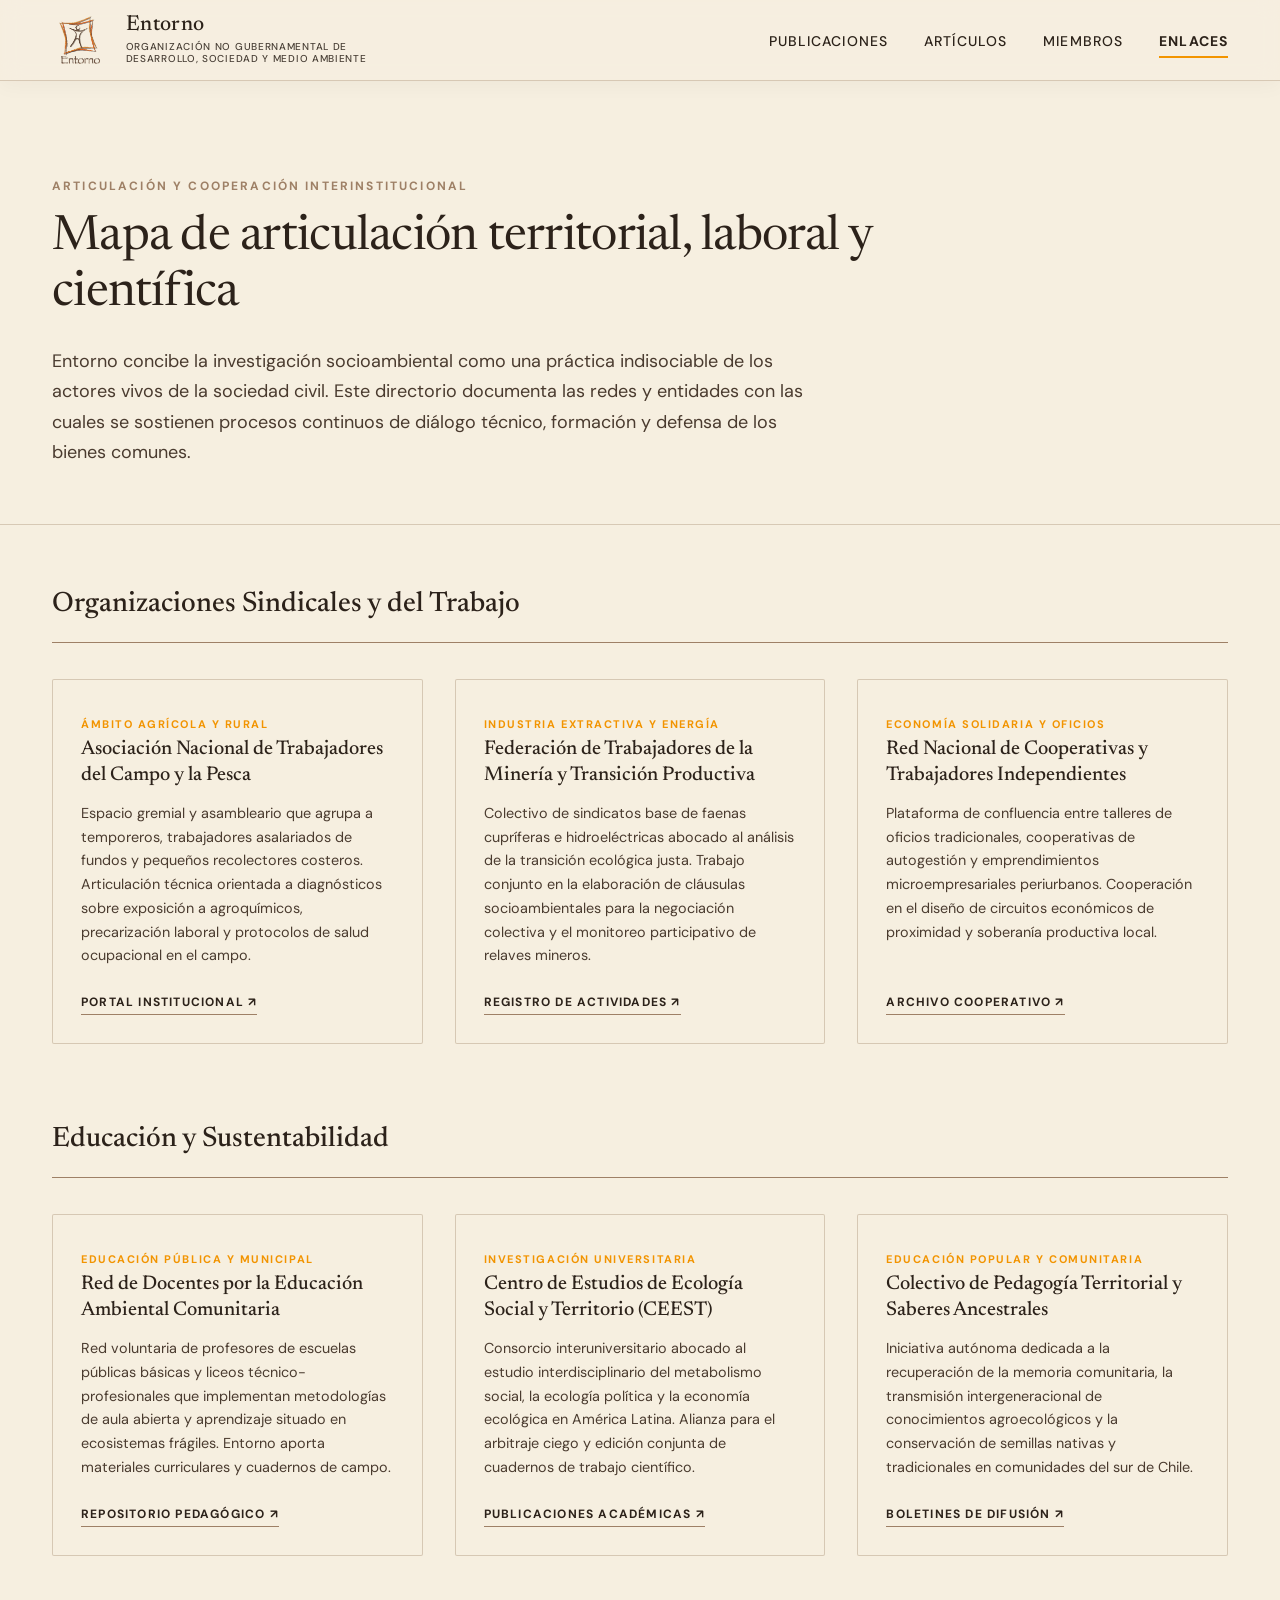
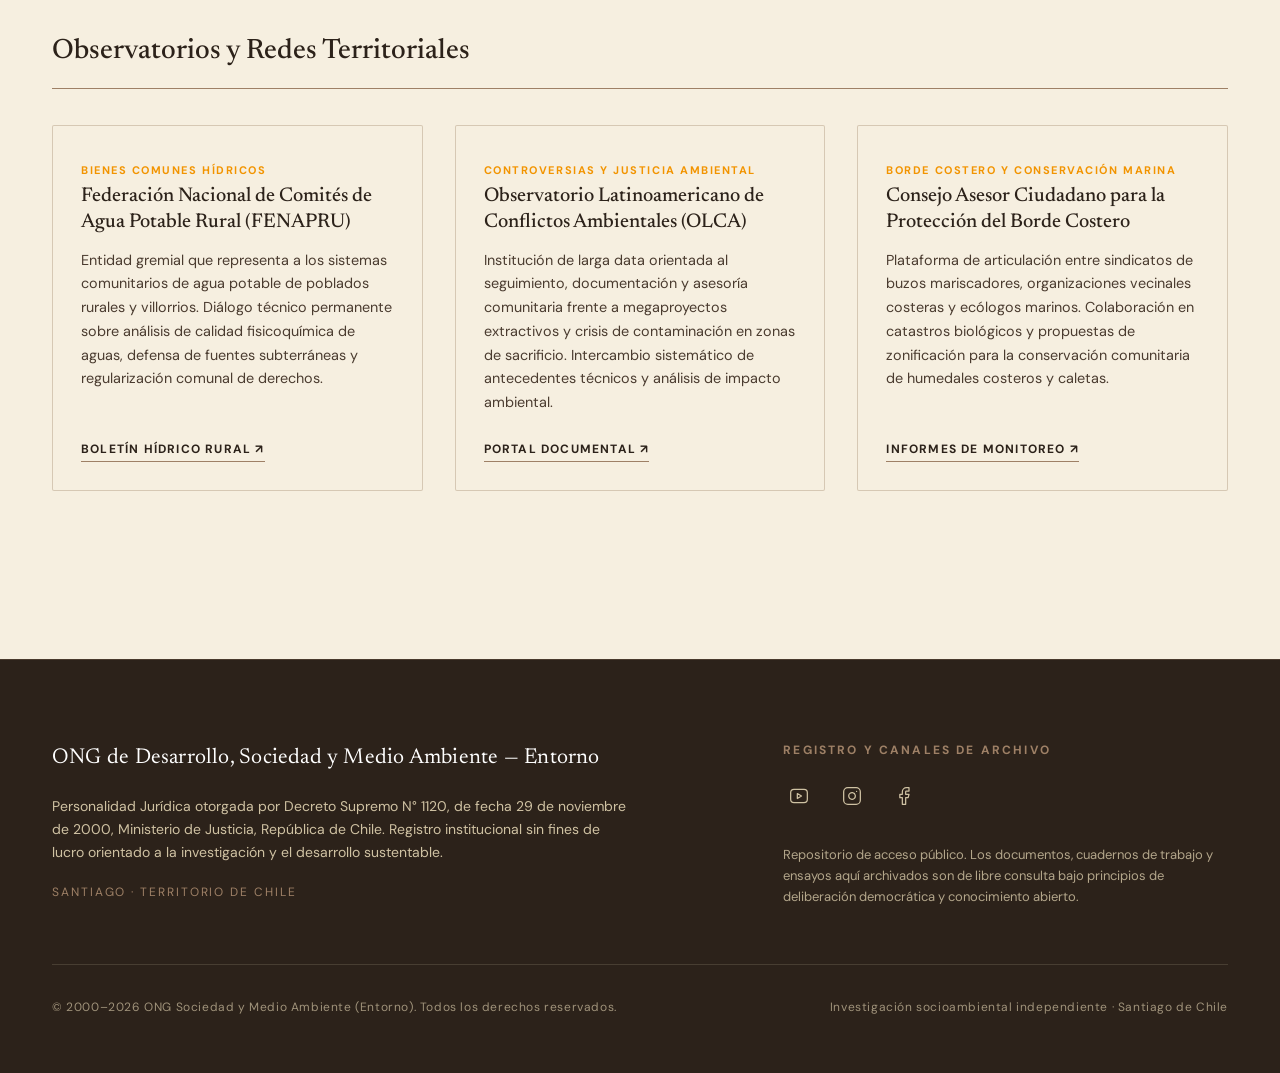
<file: enlaces.html>
<!DOCTYPE html>
<html lang="es">
<head>
  <meta charset="UTF-8">
  <meta name="viewport" content="width=device-width, initial-scale=1.0">
  <title>Enlaces y Redes — ONG Sociedad y Medio Ambiente (Entorno)</title>
  <meta name="description" content="Mapa de articulación institucional, redes laborales, organizaciones territoriales y espacios de educación para la sustentabilidad afines a Entorno.">
  <link rel="stylesheet" href="css/estilos.css">
</head>
<body>

  <a href="#contenido-principal" class="skip-link">Saltar al contenido principal</a>

  <!-- NAVEGACIÓN STICKY CAMALEÓNICA -->
  <header class="header-editorial header-scrolled" role="banner">
    <div class="contenedor nav-inner">
      <a href="index.html" class="nav-marca" aria-label="Entorno - Organización No Gubernamental de Desarrollo, Sociedad y Medio Ambiente, ir al inicio">
        <div class="placa-logo">
          <img src="imagenes/logo.png" alt="Logotipo Entorno - Organización No Gubernamental de Desarrollo, Sociedad y Medio Ambiente" class="logo-entorno" width="53" height="58">
        </div>
        <div class="nombre-institucional">
          <span class="sigla-entorno">Entorno</span>
          <span class="leyenda-entorno">Organización No Gubernamental de Desarrollo, Sociedad y Medio Ambiente</span>
        </div>
      </a>

      <button class="btn-menu-movil" aria-label="Abrir menú de navegación" aria-expanded="false" aria-controls="menu-principal">
        <span></span>
        <span></span>
        <span></span>
      </button>

      <nav id="menu-principal" aria-label="Navegación principal">
        <ul class="nav-lista">
          <li><a href="publicaciones.html" class="nav-enlace">Publicaciones</a></li>
          <li><a href="articulos.html" class="nav-enlace">Artículos</a></li>
          <li><a href="miembros.html" class="nav-enlace">Miembros</a></li>
          <li><a href="enlaces.html" class="nav-enlace activo" aria-current="page">Enlaces</a></li>
        </ul>
      </nav>
    </div>
  </header>

  <main id="contenido-principal" class="pagina-interna">
    
    <!-- Cabecera Editorial -->
    <header class="cabecera-pagina-editorial">
      <div class="contenedor">
        <span class="sobretitulo-editorial">ARTICULACIÓN Y COOPERACIÓN INTERINSTITUCIONAL</span>
        <h1 class="titular-pagina">
          Mapa de articulación territorial, laboral y científica
        </h1>
        <p class="bajada-pagina">
          Entorno concibe la investigación socioambiental como una práctica indisociable de los actores vivos de la sociedad civil. Este directorio documenta las redes y entidades con las cuales se sostienen procesos continuos de diálogo técnico, formación y defensa de los bienes comunes.
        </p>
      </div>
    </header>

    <!-- Secciones de Redes -->
    <section class="seccion-enlaces" aria-label="Categorías de redes y enlaces afines">
      <div class="contenedor">

        <!-- Categoría 1: Organizaciones Sindicales y del Trabajo -->
        <div class="categoria-redes">
          <div class="cabecera-redes">
            <h2 class="nombre-categoria-red">Organizaciones Sindicales y del Trabajo</h2>
          </div>

          <div class="grid-entidades">
            
            <article class="ficha-entidad">
              <div>
                <span class="entidad-ambito">Ámbito Agrícola y Rural</span>
                <h3 class="entidad-nombre">Asociación Nacional de Trabajadores del Campo y la Pesca</h3>
                <p class="entidad-descripcion">
                  Espacio gremial y asambleario que agrupa a temporeros, trabajadores asalariados de fundos y pequeños recolectores costeros. Articulación técnica orientada a diagnósticos sobre exposición a agroquímicos, precarización laboral y protocolos de salud ocupacional en el campo.
                </p>
              </div>
              <a href="https://www.anatur.cl" target="_blank" rel="noopener noreferrer" class="entidad-enlace-externo">
                Portal institucional ↗
              </a>
            </article>

            <article class="ficha-entidad">
              <div>
                <span class="entidad-ambito">Industria Extractiva y Energía</span>
                <h3 class="entidad-nombre">Federación de Trabajadores de la Minería y Transición Productiva</h3>
                <p class="entidad-descripcion">
                  Colectivo de sindicatos base de faenas cupríferas e hidroeléctricas abocado al análisis de la transición ecológica justa. Trabajo conjunto en la elaboración de cláusulas socioambientales para la negociación colectiva y el monitoreo participativo de relaves mineros.
                </p>
              </div>
              <a href="https://www.ftmineria.cl" target="_blank" rel="noopener noreferrer" class="entidad-enlace-externo">
                Registro de actividades ↗
              </a>
            </article>

            <article class="ficha-entidad">
              <div>
                <span class="entidad-ambito">Economía Solidaria y Oficios</span>
                <h3 class="entidad-nombre">Red Nacional de Cooperativas y Trabajadores Independientes</h3>
                <p class="entidad-descripcion">
                  Plataforma de confluencia entre talleres de oficios tradicionales, cooperativas de autogestión y emprendimientos microempresariales periurbanos. Cooperación en el diseño de circuitos económicos de proximidad y soberanía productiva local.
                </p>
              </div>
              <a href="https://www.redcoopchile.cl" target="_blank" rel="noopener noreferrer" class="entidad-enlace-externo">
                Archivo cooperativo ↗
              </a>
            </article>

          </div>
        </div>

        <!-- Categoría 2: Educación y Sustentabilidad -->
        <div class="categoria-redes">
          <div class="cabecera-redes">
            <h2 class="nombre-categoria-red">Educación y Sustentabilidad</h2>
          </div>

          <div class="grid-entidades">
            
            <article class="ficha-entidad">
              <div>
                <span class="entidad-ambito">Educación Pública y Municipal</span>
                <h3 class="entidad-nombre">Red de Docentes por la Educación Ambiental Comunitaria</h3>
                <p class="entidad-descripcion">
                  Red voluntaria de profesores de escuelas públicas básicas y liceos técnico-profesionales que implementan metodologías de aula abierta y aprendizaje situado en ecosistemas frágiles. Entorno aporta materiales curriculares y cuadernos de campo.
                </p>
              </div>
              <a href="https://www.docentesambientales.cl" target="_blank" rel="noopener noreferrer" class="entidad-enlace-externo">
                Repositorio pedagógico ↗
              </a>
            </article>

            <article class="ficha-entidad">
              <div>
                <span class="entidad-ambito">Investigación Universitaria</span>
                <h3 class="entidad-nombre">Centro de Estudios de Ecología Social y Territorio (CEEST)</h3>
                <p class="entidad-descripcion">
                  Consorcio interuniversitario abocado al estudio interdisciplinario del metabolismo social, la ecología política y la economía ecológica en América Latina. Alianza para el arbitraje ciego y edición conjunta de cuadernos de trabajo científico.
                </p>
              </div>
              <a href="https://www.ceest.uchile.cl" target="_blank" rel="noopener noreferrer" class="entidad-enlace-externo">
                Publicaciones académicas ↗
              </a>
            </article>

            <article class="ficha-entidad">
              <div>
                <span class="entidad-ambito">Educación Popular y Comunitaria</span>
                <h3 class="entidad-nombre">Colectivo de Pedagogía Territorial y Saberes Ancestrales</h3>
                <p class="entidad-descripcion">
                  Iniciativa autónoma dedicada a la recuperación de la memoria comunitaria, la transmisión intergeneracional de conocimientos agroecológicos y la conservación de semillas nativas y tradicionales en comunidades del sur de Chile.
                </p>
              </div>
              <a href="https://www.pedagogiaterritorial.cl" target="_blank" rel="noopener noreferrer" class="entidad-enlace-externo">
                Boletines de difusión ↗
              </a>
            </article>

          </div>
        </div>

        <!-- Categoría 3: Observatorios y Redes Territoriales -->
        <div class="categoria-redes">
          <div class="cabecera-redes">
            <h2 class="nombre-categoria-red">Observatorios y Redes Territoriales</h2>
          </div>

          <div class="grid-entidades">
            
            <article class="ficha-entidad">
              <div>
                <span class="entidad-ambito">Bienes Comunes Hídricos</span>
                <h3 class="entidad-nombre">Federación Nacional de Comités de Agua Potable Rural (FENAPRU)</h3>
                <p class="entidad-descripcion">
                  Entidad gremial que representa a los sistemas comunitarios de agua potable de poblados rurales y villorrios. Diálogo técnico permanente sobre análisis de calidad fisicoquímica de aguas, defensa de fuentes subterráneas y regularización comunal de derechos.
                </p>
              </div>
              <a href="https://www.fenapru.cl" target="_blank" rel="noopener noreferrer" class="entidad-enlace-externo">
                Boletín hídrico rural ↗
              </a>
            </article>

            <article class="ficha-entidad">
              <div>
                <span class="entidad-ambito">Controversias y Justicia Ambiental</span>
                <h3 class="entidad-nombre">Observatorio Latinoamericano de Conflictos Ambientales (OLCA)</h3>
                <p class="entidad-descripcion">
                  Institución de larga data orientada al seguimiento, documentación y asesoría comunitaria frente a megaproyectos extractivos y crisis de contaminación en zonas de sacrificio. Intercambio sistemático de antecedentes técnicos y análisis de impacto ambiental.
                </p>
              </div>
              <a href="https://www.olca.cl" target="_blank" rel="noopener noreferrer" class="entidad-enlace-externo">
                Portal documental ↗
              </a>
            </article>

            <article class="ficha-entidad">
              <div>
                <span class="entidad-ambito">Borde Costero y Conservación Marina</span>
                <h3 class="entidad-nombre">Consejo Asesor Ciudadano para la Protección del Borde Costero</h3>
                <p class="entidad-descripcion">
                  Plataforma de articulación entre sindicatos de buzos mariscadores, organizaciones vecinales costeras y ecólogos marinos. Colaboración en catastros biológicos y propuestas de zonificación para la conservación comunitaria de humedales costeros y caletas.
                </p>
              </div>
              <a href="https://www.proteccioncostera.cl" target="_blank" rel="noopener noreferrer" class="entidad-enlace-externo">
                Informes de monitoreo ↗
              </a>
            </article>

          </div>
        </div>

      </div>
    </section>

  </main>

  <!-- COLOFÓN INSTITUCIONAL -->
  <footer class="colofon-institucional" role="contentinfo">
    <div class="contenedor">
      <div class="grid-colofon">
        <div class="colofon-legal">
          <p class="colofon-nombre-legal">ONG de Desarrollo, Sociedad y Medio Ambiente — Entorno</p>
          <p class="colofon-decreto">
            Personalidad Jurídica otorgada por Decreto Supremo N° 1120, de fecha 29 de noviembre de 2000, Ministerio de Justicia, República de Chile. Registro institucional sin fines de lucro orientado a la investigación y el desarrollo sustentable.
          </p>
          <span class="colofon-ubicacion">Santiago · Territorio de Chile</span>
        </div>

        <div class="colofon-archivo">
          <span class="colofon-archivo-titulo">Registro y Canales de Archivo</span>
          <ul class="colofon-enlaces-lista colofon-iconos">
            <li>
              <a href="https://www.youtube.com" target="_blank" rel="noopener noreferrer" class="colofon-enlace-icono" aria-label="Canal de YouTube de ONG Entorno">
                <svg viewBox="0 0 24 24" width="20" height="20" fill="none" stroke="currentColor" stroke-width="1.5" stroke-linecap="round" stroke-linejoin="round" aria-hidden="true">
                  <rect x="2" y="4" width="20" height="16" rx="4" ry="4"></rect>
                  <polygon points="10 9 15 12 10 15 10 9"></polygon>
                </svg>
              </a>
            </li>
            <li>
              <a href="https://www.instagram.com" target="_blank" rel="noopener noreferrer" class="colofon-enlace-icono" aria-label="Perfil de Instagram de ONG Entorno">
                <svg viewBox="0 0 24 24" width="20" height="20" fill="none" stroke="currentColor" stroke-width="1.5" stroke-linecap="round" stroke-linejoin="round" aria-hidden="true">
                  <rect x="2" y="2" width="20" height="20" rx="5" ry="5"></rect>
                  <path d="M16 11.37A4 4 0 1 1 12.63 8 4 4 0 0 1 16 11.37z"></path>
                  <line x1="17.5" y1="6.5" x2="17.51" y2="6.5"></line>
                </svg>
              </a>
            </li>
            <li>
              <a href="https://www.facebook.com/ongentorno" target="_blank" rel="noopener noreferrer" class="colofon-enlace-icono" aria-label="Página de Facebook de ONG Entorno">
                <svg viewBox="0 0 24 24" width="20" height="20" fill="none" stroke="currentColor" stroke-width="1.5" stroke-linecap="round" stroke-linejoin="round" aria-hidden="true">
                  <path d="M18 2h-3a5 5 0 0 0-5 5v3H7v4h3v8h4v-8h3l1-4h-4V7a1 1 0 0 1 1-1h3z"></path>
                </svg>
              </a>
            </li>
          </ul>
          <p class="colofon-declaracion">
            Repositorio de acceso público. Los documentos, cuadernos de trabajo y ensayos aquí archivados son de libre consulta bajo principios de deliberación democrática y conocimiento abierto.
          </p>
        </div>
      </div>

      <div class="colofon-inferior">
        <span>© 2000–2026 ONG Sociedad y Medio Ambiente (Entorno). Todos los derechos reservados.</span>
        <span>Investigación socioambiental independiente · Santiago de Chile</span>
      </div>
    </div>
  </footer>

  <script src="js/script.js"></script>
</body>
</html>
</file>
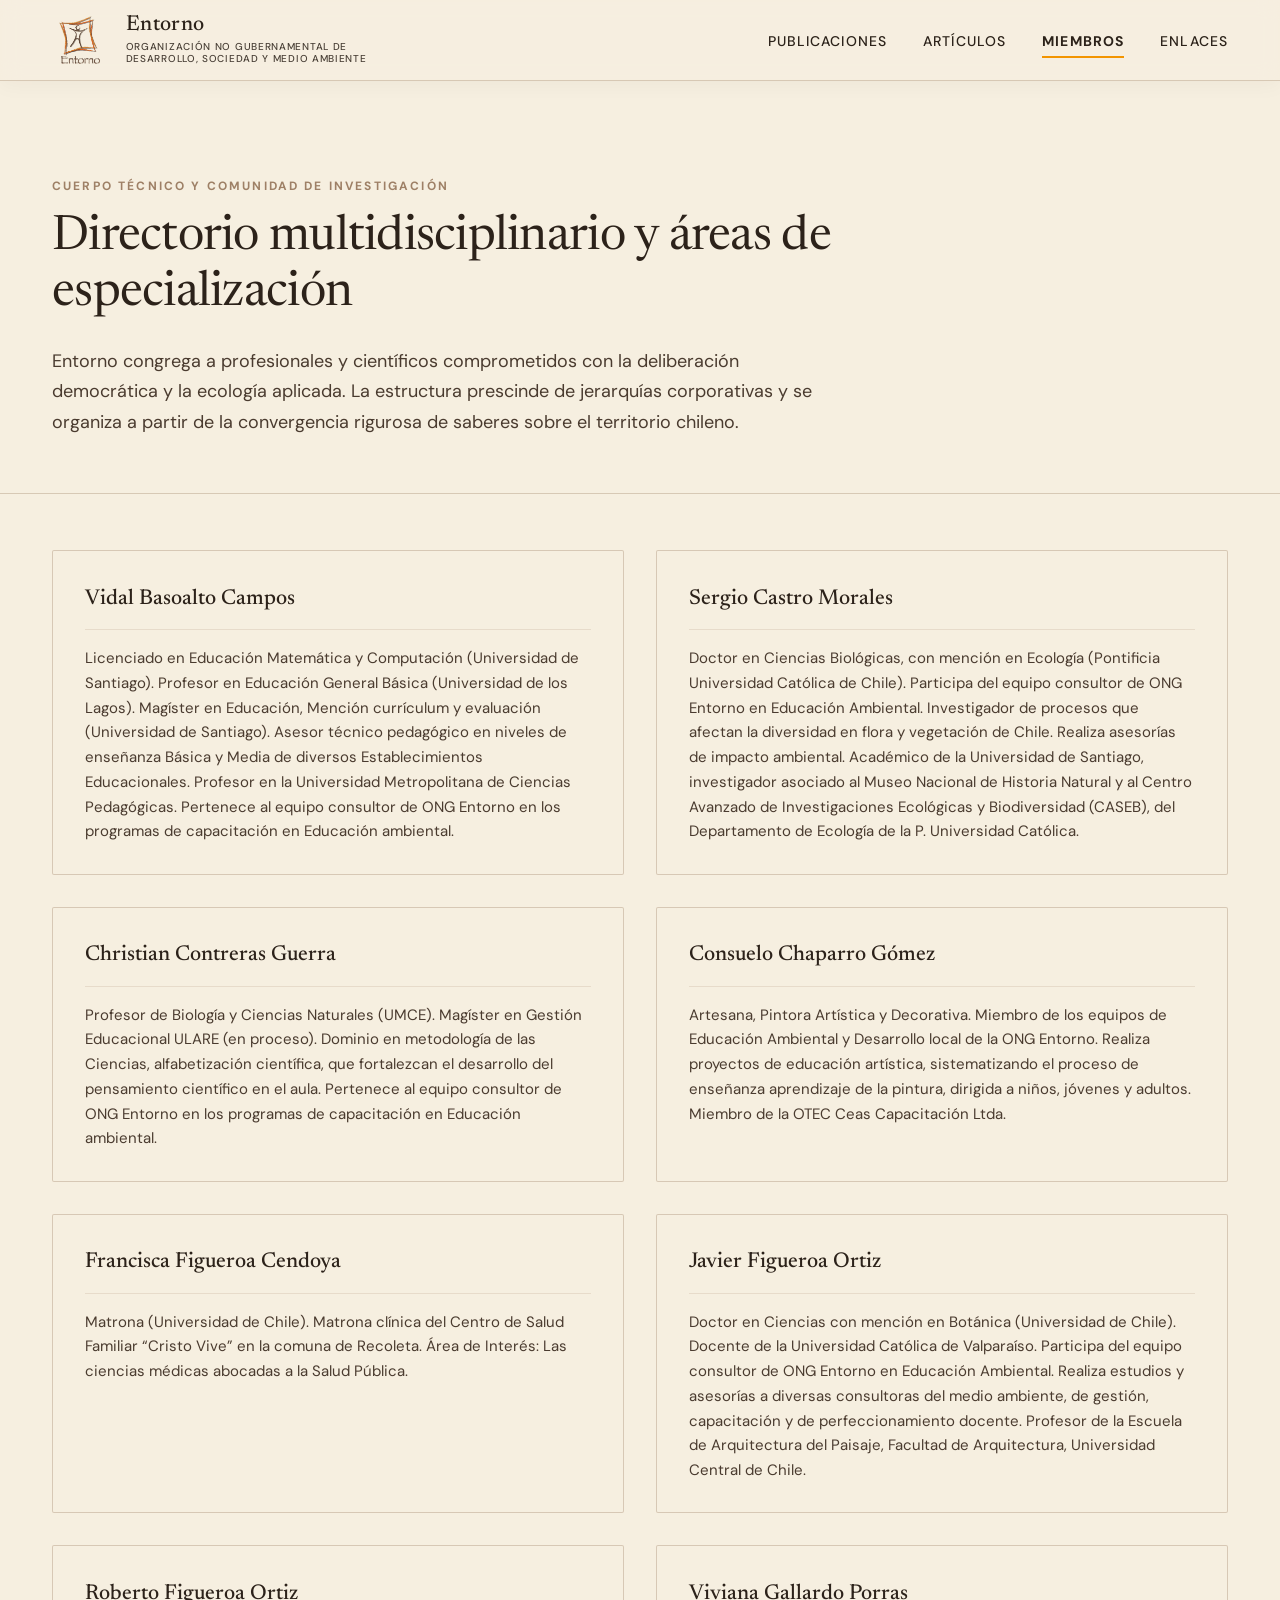
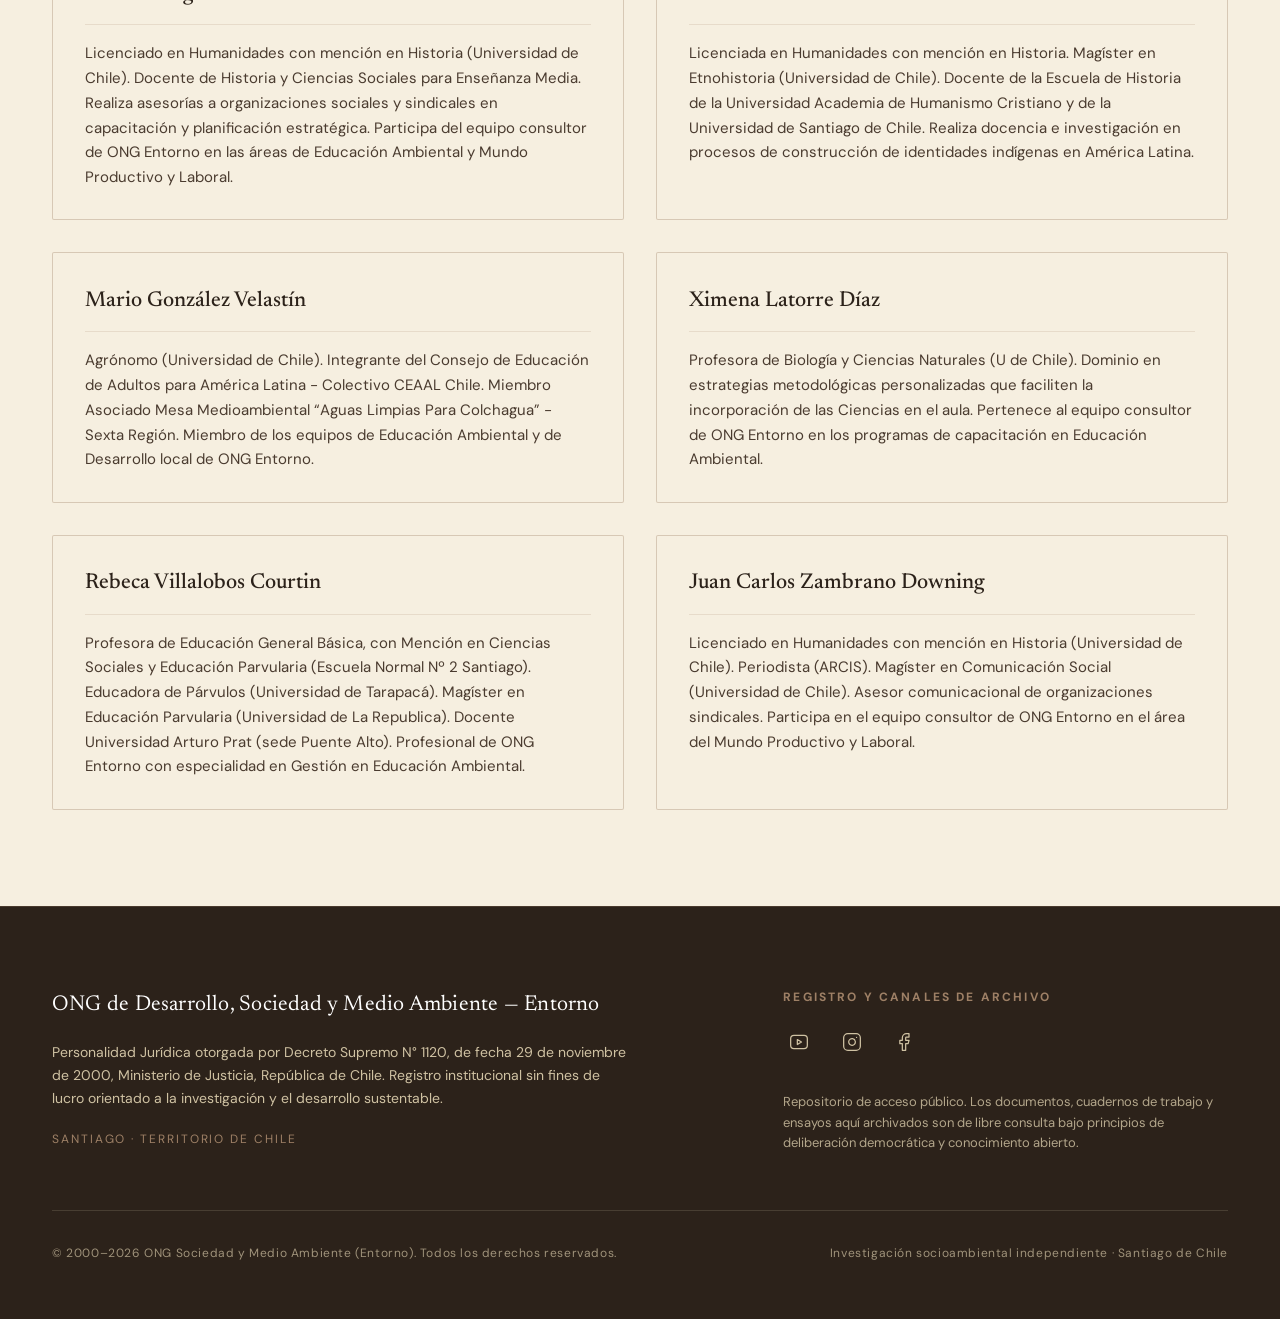
<file: miembros.html>
<!DOCTYPE html>
<html lang="es">
<head>
  <meta charset="UTF-8">
  <meta name="viewport" content="width=device-width, initial-scale=1.0">
  <title>Miembros e Investigadores — ONG Sociedad y Medio Ambiente (Entorno)</title>
  <meta name="description" content="Directorio multidisciplinario de investigadores, educadores y profesionales de la ONG Sociedad y Medio Ambiente agrupados por áreas de conocimiento.">
  <link rel="stylesheet" href="css/estilos.css">
</head>
<body>

  <a href="#contenido-principal" class="skip-link">Saltar al contenido principal</a>

  <!-- NAVEGACIÓN STICKY CAMALEÓNICA -->
  <header class="header-editorial header-scrolled" role="banner">
    <div class="contenedor nav-inner">
      <a href="index.html" class="nav-marca" aria-label="Entorno - Organización No Gubernamental de Desarrollo, Sociedad y Medio Ambiente, ir al inicio">
        <div class="placa-logo">
          <img src="imagenes/logo.png" alt="Logotipo Entorno - Organización No Gubernamental de Desarrollo, Sociedad y Medio Ambiente" class="logo-entorno" width="53" height="58">
        </div>
        <div class="nombre-institucional">
          <span class="sigla-entorno">Entorno</span>
          <span class="leyenda-entorno">Organización No Gubernamental de Desarrollo, Sociedad y Medio Ambiente</span>
        </div>
      </a>

      <button class="btn-menu-movil" aria-label="Abrir menú de navegación" aria-expanded="false" aria-controls="menu-principal">
        <span></span>
        <span></span>
        <span></span>
      </button>

      <nav id="menu-principal" aria-label="Navegación principal">
        <ul class="nav-lista">
          <li><a href="publicaciones.html" class="nav-enlace">Publicaciones</a></li>
          <li><a href="articulos.html" class="nav-enlace">Artículos</a></li>
          <li><a href="miembros.html" class="nav-enlace activo" aria-current="page">Miembros</a></li>
          <li><a href="enlaces.html" class="nav-enlace">Enlaces</a></li>
        </ul>
      </nav>
    </div>
  </header>

  <main id="contenido-principal" class="pagina-interna">
    
    <!-- Cabecera Editorial -->
    <header class="cabecera-pagina-editorial">
      <div class="contenedor">
        <span class="sobretitulo-editorial">CUERPO TÉCNICO Y COMUNIDAD DE INVESTIGACIÓN</span>
        <h1 class="titular-pagina">
          Directorio multidisciplinario y áreas de especialización
        </h1>
        <p class="bajada-pagina">
          Entorno congrega a profesionales y científicos comprometidos con la deliberación democrática y la ecología aplicada. La estructura prescinde de jerarquías corporativas y se organiza a partir de la convergencia rigurosa de saberes sobre el territorio chileno.
        </p>
      </div>
    </header>

    <!-- Directorio de Integrantes -->
    <section class="seccion-miembros" aria-label="Directorio de integrantes de ONG Entorno">
      <div class="contenedor">
        <div class="grid-fichas-miembros">

          <article class="ficha-miembro">
            <h2 class="nombre-miembro">Vidal Basoalto Campos</h2>
            <p class="bio-miembro">Licenciado en Educación Matemática y Computación (Universidad de Santiago). Profesor en Educación General Básica (Universidad de los Lagos). Magíster en Educación, Mención currículum y evaluación (Universidad de Santiago). Asesor técnico pedagógico en niveles de enseñanza Básica y Media de diversos Establecimientos Educacionales. Profesor en la Universidad Metropolitana de Ciencias Pedagógicas. Pertenece al equipo consultor de ONG Entorno en los programas de capacitación en Educación ambiental.</p>
          </article>

          <article class="ficha-miembro">
            <h2 class="nombre-miembro">Sergio Castro Morales</h2>
            <p class="bio-miembro">Doctor en Ciencias Biológicas, con mención en Ecología (Pontificia Universidad Católica de Chile). Participa del equipo consultor de ONG Entorno en Educación Ambiental. Investigador de procesos que afectan la diversidad en flora y vegetación de Chile. Realiza asesorías de impacto ambiental. Académico de la Universidad de Santiago, investigador asociado al Museo Nacional de Historia Natural y al Centro Avanzado de Investigaciones Ecológicas y Biodiversidad (CASEB), del Departamento de Ecología de la P. Universidad Católica.</p>
          </article>

          <article class="ficha-miembro">
            <h2 class="nombre-miembro">Christian Contreras Guerra</h2>
            <p class="bio-miembro">Profesor de Biología y Ciencias Naturales (UMCE). Magíster en Gestión Educacional ULARE (en proceso). Dominio en metodología de las Ciencias, alfabetización científica, que fortalezcan el desarrollo del pensamiento científico en el aula. Pertenece al equipo consultor de ONG Entorno en los programas de capacitación en Educación ambiental.</p>
          </article>

          <article class="ficha-miembro">
            <h2 class="nombre-miembro">Consuelo Chaparro Gómez</h2>
            <p class="bio-miembro">Artesana, Pintora Artística y Decorativa. Miembro de los equipos de Educación Ambiental y Desarrollo local de la ONG Entorno. Realiza proyectos de educación artística, sistematizando el proceso de enseñanza aprendizaje de la pintura, dirigida a niños, jóvenes y adultos. Miembro de la OTEC Ceas Capacitación Ltda.</p>
          </article>

          <article class="ficha-miembro">
            <h2 class="nombre-miembro">Francisca Figueroa Cendoya</h2>
            <p class="bio-miembro">Matrona (Universidad de Chile). Matrona clínica del Centro de Salud Familiar “Cristo Vive” en la comuna de Recoleta. Área de Interés: Las ciencias médicas abocadas a la Salud Pública.</p>
          </article>

          <article class="ficha-miembro">
            <h2 class="nombre-miembro">Javier Figueroa Ortiz</h2>
            <p class="bio-miembro">Doctor en Ciencias con mención en Botánica (Universidad de Chile). Docente de la Universidad Católica de Valparaíso. Participa del equipo consultor de ONG Entorno en Educación Ambiental. Realiza estudios y asesorías a diversas consultoras del medio ambiente, de gestión, capacitación y de perfeccionamiento docente. Profesor de la Escuela de Arquitectura del Paisaje, Facultad de Arquitectura, Universidad Central de Chile.</p>
          </article>

          <article class="ficha-miembro">
            <h2 class="nombre-miembro">Roberto Figueroa Ortiz</h2>
            <p class="bio-miembro">Licenciado en Humanidades con mención en Historia (Universidad de Chile). Docente de Historia y Ciencias Sociales para Enseñanza Media. Realiza asesorías a organizaciones sociales y sindicales en capacitación y planificación estratégica. Participa del equipo consultor de ONG Entorno en las áreas de Educación Ambiental y Mundo Productivo y Laboral.</p>
          </article>

          <article class="ficha-miembro">
            <h2 class="nombre-miembro">Viviana Gallardo Porras</h2>
            <p class="bio-miembro">Licenciada en Humanidades con mención en Historia. Magíster en Etnohistoria (Universidad de Chile). Docente de la Escuela de Historia de la Universidad Academia de Humanismo Cristiano y de la Universidad de Santiago de Chile. Realiza docencia e investigación en procesos de construcción de identidades indígenas en América Latina.</p>
          </article>

          <article class="ficha-miembro">
            <h2 class="nombre-miembro">Mario González Velastín</h2>
            <p class="bio-miembro">Agrónomo (Universidad de Chile). Integrante del Consejo de Educación de Adultos para América Latina - Colectivo CEAAL Chile. Miembro Asociado Mesa Medioambiental “Aguas Limpias Para Colchagua” - Sexta Región. Miembro de los equipos de Educación Ambiental y de Desarrollo local de ONG Entorno.</p>
          </article>

          <article class="ficha-miembro">
            <h2 class="nombre-miembro">Ximena Latorre Díaz</h2>
            <p class="bio-miembro">Profesora de Biología y Ciencias Naturales (U de Chile). Dominio en estrategias metodológicas personalizadas que faciliten la incorporación de las Ciencias en el aula. Pertenece al equipo consultor de ONG Entorno en los programas de capacitación en Educación Ambiental.</p>
          </article>

          <article class="ficha-miembro">
            <h2 class="nombre-miembro">Rebeca Villalobos Courtin</h2>
            <p class="bio-miembro">Profesora de Educación General Básica, con Mención en Ciencias Sociales y Educación Parvularia (Escuela Normal Nº 2 Santiago). Educadora de Párvulos (Universidad de Tarapacá). Magíster en Educación Parvularia (Universidad de La Republica). Docente Universidad Arturo Prat (sede Puente Alto). Profesional de ONG Entorno con especialidad en Gestión en Educación Ambiental.</p>
          </article>

          <article class="ficha-miembro">
            <h2 class="nombre-miembro">Juan Carlos Zambrano Downing</h2>
            <p class="bio-miembro">Licenciado en Humanidades con mención en Historia (Universidad de Chile). Periodista (ARCIS). Magíster en Comunicación Social (Universidad de Chile). Asesor comunicacional de organizaciones sindicales. Participa en el equipo consultor de ONG Entorno en el área del Mundo Productivo y Laboral.</p>
          </article>

        </div>
      </div>
    </section>

  </main>

  <!-- COLOFÓN INSTITUCIONAL -->
  <footer class="colofon-institucional" role="contentinfo">
    <div class="contenedor">
      <div class="grid-colofon">
        <div class="colofon-legal">
          <p class="colofon-nombre-legal">ONG de Desarrollo, Sociedad y Medio Ambiente — Entorno</p>
          <p class="colofon-decreto">
            Personalidad Jurídica otorgada por Decreto Supremo N° 1120, de fecha 29 de noviembre de 2000, Ministerio de Justicia, República de Chile. Registro institucional sin fines de lucro orientado a la investigación y el desarrollo sustentable.
          </p>
          <span class="colofon-ubicacion">Santiago · Territorio de Chile</span>
        </div>

        <div class="colofon-archivo">
          <span class="colofon-archivo-titulo">Registro y Canales de Archivo</span>
          <ul class="colofon-enlaces-lista colofon-iconos">
            <li>
              <a href="https://www.youtube.com" target="_blank" rel="noopener noreferrer" class="colofon-enlace-icono" aria-label="Canal de YouTube de ONG Entorno">
                <svg viewBox="0 0 24 24" width="20" height="20" fill="none" stroke="currentColor" stroke-width="1.5" stroke-linecap="round" stroke-linejoin="round" aria-hidden="true">
                  <rect x="2" y="4" width="20" height="16" rx="4" ry="4"></rect>
                  <polygon points="10 9 15 12 10 15 10 9"></polygon>
                </svg>
              </a>
            </li>
            <li>
              <a href="https://www.instagram.com" target="_blank" rel="noopener noreferrer" class="colofon-enlace-icono" aria-label="Perfil de Instagram de ONG Entorno">
                <svg viewBox="0 0 24 24" width="20" height="20" fill="none" stroke="currentColor" stroke-width="1.5" stroke-linecap="round" stroke-linejoin="round" aria-hidden="true">
                  <rect x="2" y="2" width="20" height="20" rx="5" ry="5"></rect>
                  <path d="M16 11.37A4 4 0 1 1 12.63 8 4 4 0 0 1 16 11.37z"></path>
                  <line x1="17.5" y1="6.5" x2="17.51" y2="6.5"></line>
                </svg>
              </a>
            </li>
            <li>
              <a href="https://www.facebook.com/ongentorno" target="_blank" rel="noopener noreferrer" class="colofon-enlace-icono" aria-label="Página de Facebook de ONG Entorno">
                <svg viewBox="0 0 24 24" width="20" height="20" fill="none" stroke="currentColor" stroke-width="1.5" stroke-linecap="round" stroke-linejoin="round" aria-hidden="true">
                  <path d="M18 2h-3a5 5 0 0 0-5 5v3H7v4h3v8h4v-8h3l1-4h-4V7a1 1 0 0 1 1-1h3z"></path>
                </svg>
              </a>
            </li>
          </ul>
          <p class="colofon-declaracion">
            Repositorio de acceso público. Los documentos, cuadernos de trabajo y ensayos aquí archivados son de libre consulta bajo principios de deliberación democrática y conocimiento abierto.
          </p>
        </div>
      </div>

      <div class="colofon-inferior">
        <span>© 2000–2026 ONG Sociedad y Medio Ambiente (Entorno). Todos los derechos reservados.</span>
        <span>Investigación socioambiental independiente · Santiago de Chile</span>
      </div>
    </div>
  </footer>

  <script src="js/script.js"></script>
</body>
</html>
</file>
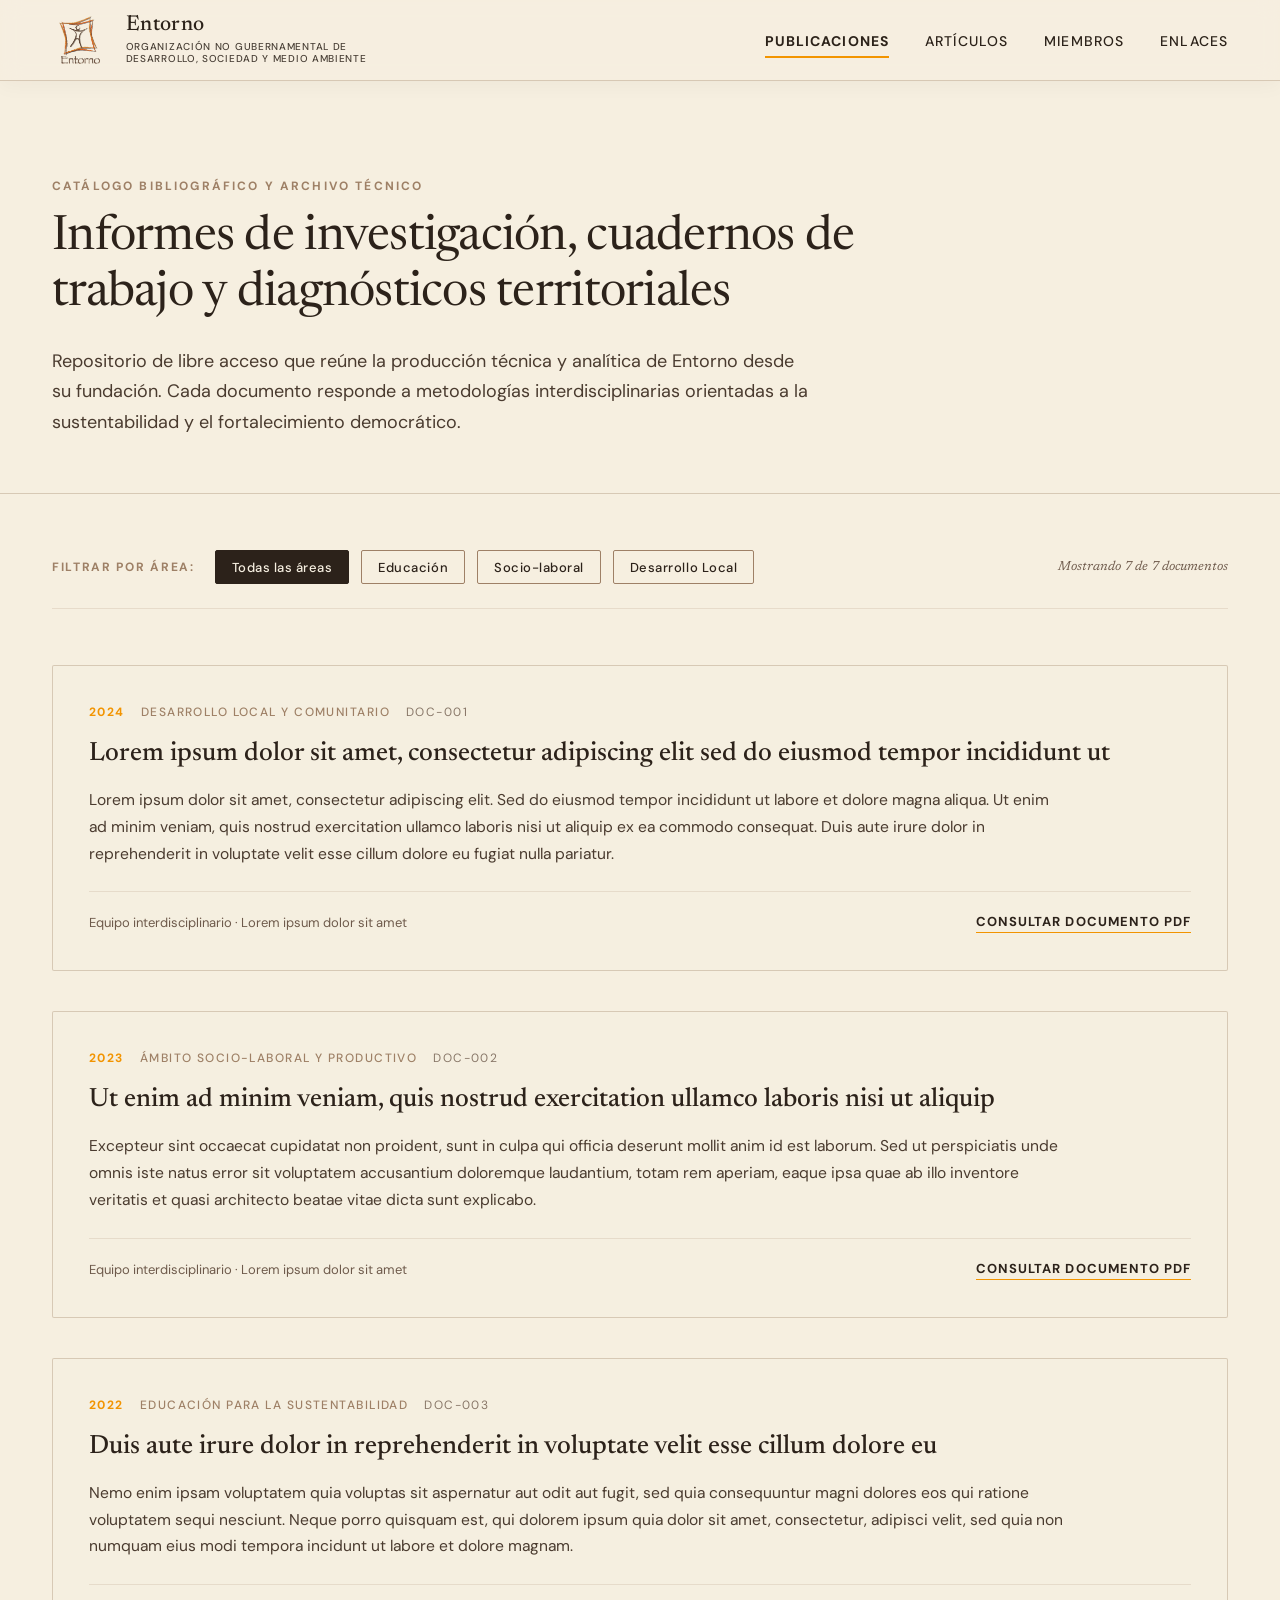
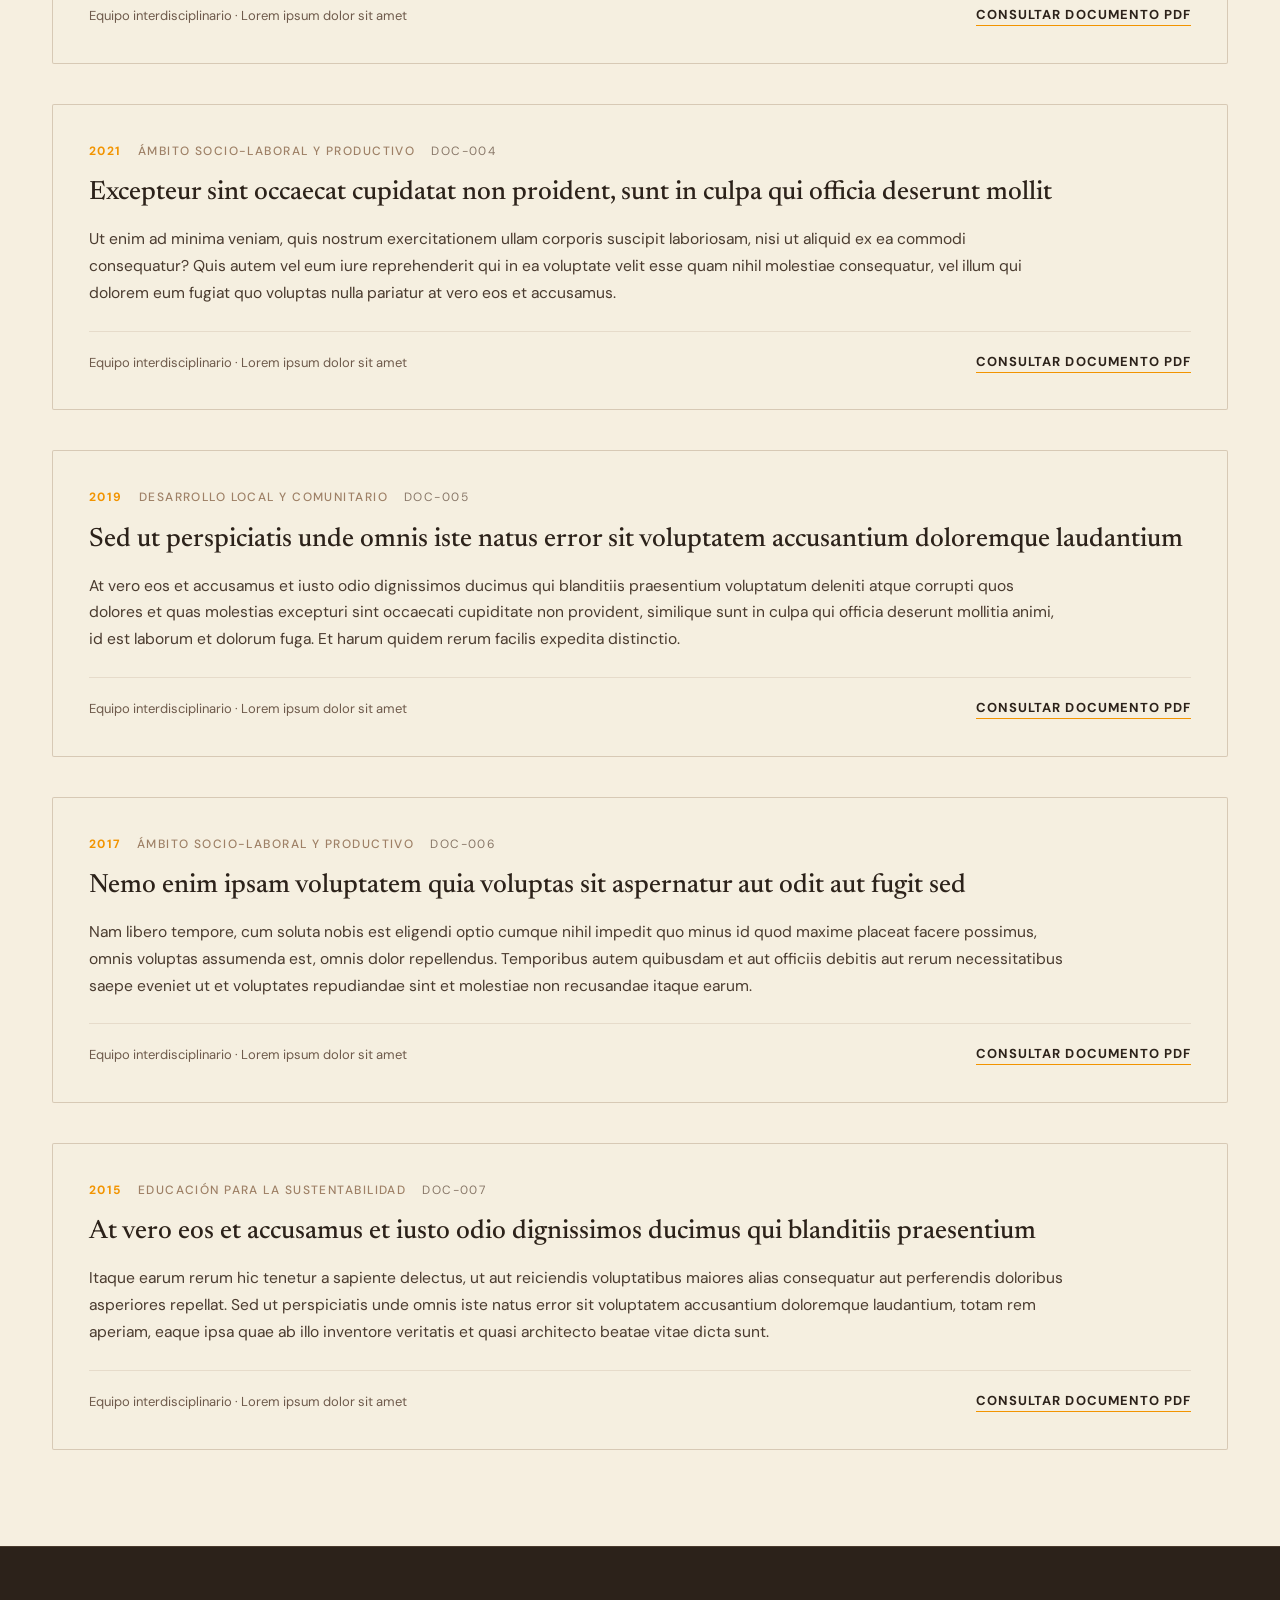
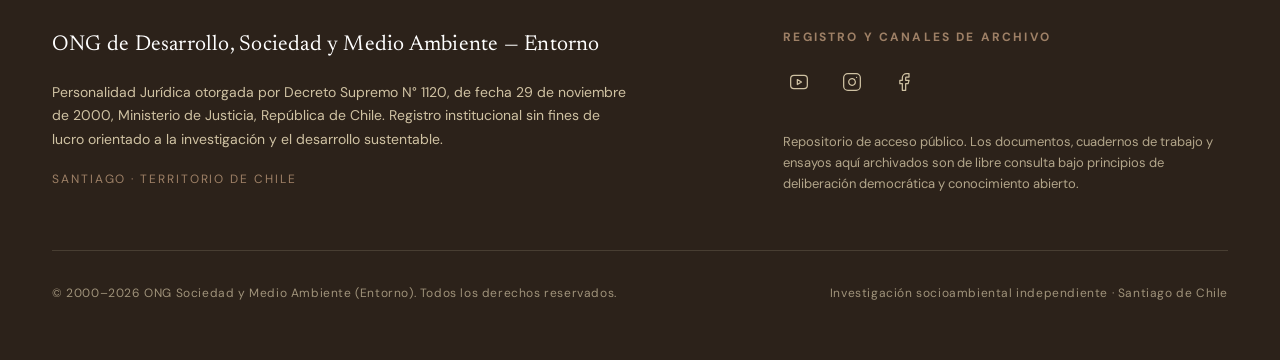
<file: publicaciones.html>
<!DOCTYPE html>
<html lang="es">
<head>
  <meta charset="UTF-8">
  <meta name="viewport" content="width=device-width, initial-scale=1.0">
  <title>Publicaciones — ONG Sociedad y Medio Ambiente (Entorno)</title>
  <meta name="description" content="Catálogo bibliográfico, informes técnicos, cuadernos de trabajo y diagnósticos territoriales de la ONG Sociedad y Medio Ambiente.">
  <link rel="stylesheet" href="css/estilos.css">
</head>
<body>

  <a href="#contenido-principal" class="skip-link">Saltar al contenido principal</a>

  <!-- NAVEGACIÓN STICKY CAMALEÓNICA (Página interna: estilo pergamino) -->
  <header class="header-editorial header-scrolled" role="banner">
    <div class="contenedor nav-inner">
      <a href="index.html" class="nav-marca" aria-label="Entorno - Organización No Gubernamental de Desarrollo, Sociedad y Medio Ambiente, ir al inicio">
        <div class="placa-logo">
          <img src="imagenes/logo.png" alt="Logotipo Entorno - Organización No Gubernamental de Desarrollo, Sociedad y Medio Ambiente" class="logo-entorno" width="53" height="58">
        </div>
        <div class="nombre-institucional">
          <span class="sigla-entorno">Entorno</span>
          <span class="leyenda-entorno">Organización No Gubernamental de Desarrollo, Sociedad y Medio Ambiente</span>
        </div>
      </a>

      <button class="btn-menu-movil" aria-label="Abrir menú de navegación" aria-expanded="false" aria-controls="menu-principal">
        <span></span>
        <span></span>
        <span></span>
      </button>

      <nav id="menu-principal" aria-label="Navegación principal">
        <ul class="nav-lista">
          <li><a href="publicaciones.html" class="nav-enlace activo" aria-current="page">Publicaciones</a></li>
          <li><a href="articulos.html" class="nav-enlace">Artículos</a></li>
          <li><a href="miembros.html" class="nav-enlace">Miembros</a></li>
          <li><a href="enlaces.html" class="nav-enlace">Enlaces</a></li>
        </ul>
      </nav>
    </div>
  </header>

  <main id="contenido-principal" class="pagina-interna">
    
    <!-- Cabecera Editorial -->
    <header class="cabecera-pagina-editorial">
      <div class="contenedor">
        <span class="sobretitulo-editorial">CATÁLOGO BIBLIOGRÁFICO Y ARCHIVO TÉCNICO</span>
        <h1 class="titular-pagina">
          Informes de investigación, cuadernos de trabajo y diagnósticos territoriales
        </h1>
        <p class="bajada-pagina">
          Repositorio de libre acceso que reúne la producción técnica y analítica de Entorno desde su fundación. Cada documento responde a metodologías interdisciplinarias orientadas a la sustentabilidad y el fortalecimiento democrático.
        </p>
      </div>
    </header>

    <!-- Sección de Publicaciones y Filtros -->
    <section class="seccion-publicaciones" aria-label="Listado de publicaciones">
      <div class="contenedor">
        
        <!-- Barra de Filtros -->
        <div class="barra-filtros-editorial" role="region" aria-label="Filtrado por área de incidencia">
          <span class="etiqueta-filtro-intro">Filtrar por área:</span>
          <button type="button" class="filtro-btn activo" data-filtro="todas">Todas las áreas</button>
          <button type="button" class="filtro-btn" data-filtro="educacion">Educación</button>
          <button type="button" class="filtro-btn" data-filtro="sociolaboral">Socio-laboral</button>
          <button type="button" class="filtro-btn" data-filtro="territorio">Desarrollo Local</button>
          <span id="contador-publicaciones-texto" class="contador-publicaciones" aria-live="polite">Mostrando 7 de 7 documentos</span>
        </div>

        <!-- Lista de Fichas Bibliográficas -->
        <div class="lista-publicaciones">

          <!-- Publicación 01 -->
          <article class="ficha-publicacion" data-area="territorio" data-paginas="54 páginas">
            <div class="meta-publicacion">
              <span class="meta-ano">2024</span>
              <span class="meta-area">Desarrollo Local y Comunitario</span>
              <span class="meta-codigo">DOC-001</span>
            </div>
            <h2 class="titulo-publicacion">
              Lorem ipsum dolor sit amet, consectetur adipiscing elit sed do eiusmod tempor incididunt ut
            </h2>
            <p class="resumen-publicacion">
              Lorem ipsum dolor sit amet, consectetur adipiscing elit. Sed do eiusmod tempor incididunt ut labore et dolore magna aliqua. Ut enim ad minim veniam, quis nostrud exercitation ullamco laboris nisi ut aliquip ex ea commodo consequat. Duis aute irure dolor in reprehenderit in voluptate velit esse cillum dolore eu fugiat nulla pariatur.
            </p>
            <div class="pie-publicacion">
              <span class="autoria-publicacion">Equipo interdisciplinario · Lorem ipsum dolor sit amet</span>
              <button type="button" class="enlace-documento-pdf" aria-haspopup="dialog">
                Consultar documento PDF
              </button>
            </div>
          </article>

          <!-- Publicación 02 -->
          <article class="ficha-publicacion" data-area="sociolaboral" data-paginas="68 páginas">
            <div class="meta-publicacion">
              <span class="meta-ano">2023</span>
              <span class="meta-area">Ámbito Socio-laboral y Productivo</span>
              <span class="meta-codigo">DOC-002</span>
            </div>
            <h2 class="titulo-publicacion">
              Ut enim ad minim veniam, quis nostrud exercitation ullamco laboris nisi ut aliquip
            </h2>
            <p class="resumen-publicacion">
              Excepteur sint occaecat cupidatat non proident, sunt in culpa qui officia deserunt mollit anim id est laborum. Sed ut perspiciatis unde omnis iste natus error sit voluptatem accusantium doloremque laudantium, totam rem aperiam, eaque ipsa quae ab illo inventore veritatis et quasi architecto beatae vitae dicta sunt explicabo.
            </p>
            <div class="pie-publicacion">
              <span class="autoria-publicacion">Equipo interdisciplinario · Lorem ipsum dolor sit amet</span>
              <button type="button" class="enlace-documento-pdf" aria-haspopup="dialog">
                Consultar documento PDF
              </button>
            </div>
          </article>

          <!-- Publicación 03 -->
          <article class="ficha-publicacion" data-area="educacion" data-paginas="42 páginas">
            <div class="meta-publicacion">
              <span class="meta-ano">2022</span>
              <span class="meta-area">Educación para la Sustentabilidad</span>
              <span class="meta-codigo">DOC-003</span>
            </div>
            <h2 class="titulo-publicacion">
              Duis aute irure dolor in reprehenderit in voluptate velit esse cillum dolore eu
            </h2>
            <p class="resumen-publicacion">
              Nemo enim ipsam voluptatem quia voluptas sit aspernatur aut odit aut fugit, sed quia consequuntur magni dolores eos qui ratione voluptatem sequi nesciunt. Neque porro quisquam est, qui dolorem ipsum quia dolor sit amet, consectetur, adipisci velit, sed quia non numquam eius modi tempora incidunt ut labore et dolore magnam.
            </p>
            <div class="pie-publicacion">
              <span class="autoria-publicacion">Equipo interdisciplinario · Lorem ipsum dolor sit amet</span>
              <button type="button" class="enlace-documento-pdf" aria-haspopup="dialog">
                Consultar documento PDF
              </button>
            </div>
          </article>

          <!-- Publicación 04 -->
          <article class="ficha-publicacion" data-area="sociolaboral" data-paginas="76 páginas">
            <div class="meta-publicacion">
              <span class="meta-ano">2021</span>
              <span class="meta-area">Ámbito Socio-laboral y Productivo</span>
              <span class="meta-codigo">DOC-004</span>
            </div>
            <h2 class="titulo-publicacion">
              Excepteur sint occaecat cupidatat non proident, sunt in culpa qui officia deserunt mollit
            </h2>
            <p class="resumen-publicacion">
              Ut enim ad minima veniam, quis nostrum exercitationem ullam corporis suscipit laboriosam, nisi ut aliquid ex ea commodi consequatur? Quis autem vel eum iure reprehenderit qui in ea voluptate velit esse quam nihil molestiae consequatur, vel illum qui dolorem eum fugiat quo voluptas nulla pariatur at vero eos et accusamus.
            </p>
            <div class="pie-publicacion">
              <span class="autoria-publicacion">Equipo interdisciplinario · Lorem ipsum dolor sit amet</span>
              <button type="button" class="enlace-documento-pdf" aria-haspopup="dialog">
                Consultar documento PDF
              </button>
            </div>
          </article>

          <!-- Publicación 05 -->
          <article class="ficha-publicacion" data-area="territorio" data-paginas="48 páginas">
            <div class="meta-publicacion">
              <span class="meta-ano">2019</span>
              <span class="meta-area">Desarrollo Local y Comunitario</span>
              <span class="meta-codigo">DOC-005</span>
            </div>
            <h2 class="titulo-publicacion">
              Sed ut perspiciatis unde omnis iste natus error sit voluptatem accusantium doloremque laudantium
            </h2>
            <p class="resumen-publicacion">
              At vero eos et accusamus et iusto odio dignissimos ducimus qui blanditiis praesentium voluptatum deleniti atque corrupti quos dolores et quas molestias excepturi sint occaecati cupiditate non provident, similique sunt in culpa qui officia deserunt mollitia animi, id est laborum et dolorum fuga. Et harum quidem rerum facilis expedita distinctio.
            </p>
            <div class="pie-publicacion">
              <span class="autoria-publicacion">Equipo interdisciplinario · Lorem ipsum dolor sit amet</span>
              <button type="button" class="enlace-documento-pdf" aria-haspopup="dialog">
                Consultar documento PDF
              </button>
            </div>
          </article>

          <!-- Publicación 06 -->
          <article class="ficha-publicacion" data-area="sociolaboral" data-paginas="38 páginas">
            <div class="meta-publicacion">
              <span class="meta-ano">2017</span>
              <span class="meta-area">Ámbito Socio-laboral y Productivo</span>
              <span class="meta-codigo">DOC-006</span>
            </div>
            <h2 class="titulo-publicacion">
              Nemo enim ipsam voluptatem quia voluptas sit aspernatur aut odit aut fugit sed
            </h2>
            <p class="resumen-publicacion">
              Nam libero tempore, cum soluta nobis est eligendi optio cumque nihil impedit quo minus id quod maxime placeat facere possimus, omnis voluptas assumenda est, omnis dolor repellendus. Temporibus autem quibusdam et aut officiis debitis aut rerum necessitatibus saepe eveniet ut et voluptates repudiandae sint et molestiae non recusandae itaque earum.
            </p>
            <div class="pie-publicacion">
              <span class="autoria-publicacion">Equipo interdisciplinario · Lorem ipsum dolor sit amet</span>
              <button type="button" class="enlace-documento-pdf" aria-haspopup="dialog">
                Consultar documento PDF
              </button>
            </div>
          </article>

          <!-- Publicación 07 -->
          <article class="ficha-publicacion" data-area="educacion" data-paginas="92 páginas">
            <div class="meta-publicacion">
              <span class="meta-ano">2015</span>
              <span class="meta-area">Educación para la Sustentabilidad</span>
              <span class="meta-codigo">DOC-007</span>
            </div>
            <h2 class="titulo-publicacion">
              At vero eos et accusamus et iusto odio dignissimos ducimus qui blanditiis praesentium
            </h2>
            <p class="resumen-publicacion">
              Itaque earum rerum hic tenetur a sapiente delectus, ut aut reiciendis voluptatibus maiores alias consequatur aut perferendis doloribus asperiores repellat. Sed ut perspiciatis unde omnis iste natus error sit voluptatem accusantium doloremque laudantium, totam rem aperiam, eaque ipsa quae ab illo inventore veritatis et quasi architecto beatae vitae dicta sunt.
            </p>
            <div class="pie-publicacion">
              <span class="autoria-publicacion">Equipo interdisciplinario · Lorem ipsum dolor sit amet</span>
              <button type="button" class="enlace-documento-pdf" aria-haspopup="dialog">
                Consultar documento PDF
              </button>
            </div>
          </article>

        </div>
      </div>
    </section>

  </main>

  <!-- MODAL DE CONSULTA TÉCNICA Y PDF -->
  <div id="modal-pdf-overlay" class="modal-overlay" role="dialog" aria-modal="true" aria-labelledby="modal-doc-titulo">
    <div class="modal-documento">
      <button id="btn-cerrar-modal" class="btn-cerrar-modal" aria-label="Cerrar ficha de documento">&times;</button>
      
      <span id="modal-doc-codigo" class="modal-meta-codigo">SERIE DE INVESTIGACIÓN</span>
      <h2 id="modal-doc-titulo" class="modal-titulo">Título del Documento</h2>

      <div class="modal-ficha-tecnica">
        <div class="modal-ficha-item">
          <span>Año de Edición</span>
          <p id="modal-doc-ano">2024</p>
        </div>
        <div class="modal-ficha-item">
          <span>Área Temática</span>
          <p id="modal-doc-area">Desarrollo Local</p>
        </div>
        <div class="modal-ficha-item">
          <span>Extensión</span>
          <p id="modal-doc-paginas">54 páginas</p>
        </div>
      </div>

      <div class="modal-resumen-editorial">
        <p id="modal-doc-resumen"></p>
        <p class="modal-nota-citacion">
          <em>Nota de maquetación:</em> Ficha bibliográfica reservada para la incorporación del archivo documental oficial de ONG Entorno.
        </p>
      </div>

      <div class="modal-acciones">
        <button type="button" class="modal-btn-accion" onclick="window.print()">
          Imprimir ficha de registro
        </button>
        <span class="modal-aviso-disponibilidad">
          Archivo PDF de consulta pública disponible en sala técnica
        </span>
      </div>
    </div>
  </div>

  <!-- COLOFÓN INSTITUCIONAL -->
  <footer class="colofon-institucional" role="contentinfo">
    <div class="contenedor">
      <div class="grid-colofon">
        <div class="colofon-legal">
          <p class="colofon-nombre-legal">ONG de Desarrollo, Sociedad y Medio Ambiente — Entorno</p>
          <p class="colofon-decreto">
            Personalidad Jurídica otorgada por Decreto Supremo N° 1120, de fecha 29 de noviembre de 2000, Ministerio de Justicia, República de Chile. Registro institucional sin fines de lucro orientado a la investigación y el desarrollo sustentable.
          </p>
          <span class="colofon-ubicacion">Santiago · Territorio de Chile</span>
        </div>

        <div class="colofon-archivo">
          <span class="colofon-archivo-titulo">Registro y Canales de Archivo</span>
          <ul class="colofon-enlaces-lista colofon-iconos">
            <li>
              <a href="https://www.youtube.com" target="_blank" rel="noopener noreferrer" class="colofon-enlace-icono" aria-label="Canal de YouTube de ONG Entorno">
                <svg viewBox="0 0 24 24" width="20" height="20" fill="none" stroke="currentColor" stroke-width="1.5" stroke-linecap="round" stroke-linejoin="round" aria-hidden="true">
                  <rect x="2" y="4" width="20" height="16" rx="4" ry="4"></rect>
                  <polygon points="10 9 15 12 10 15 10 9"></polygon>
                </svg>
              </a>
            </li>
            <li>
              <a href="https://www.instagram.com" target="_blank" rel="noopener noreferrer" class="colofon-enlace-icono" aria-label="Perfil de Instagram de ONG Entorno">
                <svg viewBox="0 0 24 24" width="20" height="20" fill="none" stroke="currentColor" stroke-width="1.5" stroke-linecap="round" stroke-linejoin="round" aria-hidden="true">
                  <rect x="2" y="2" width="20" height="20" rx="5" ry="5"></rect>
                  <path d="M16 11.37A4 4 0 1 1 12.63 8 4 4 0 0 1 16 11.37z"></path>
                  <line x1="17.5" y1="6.5" x2="17.51" y2="6.5"></line>
                </svg>
              </a>
            </li>
            <li>
              <a href="https://www.facebook.com/ongentorno" target="_blank" rel="noopener noreferrer" class="colofon-enlace-icono" aria-label="Página de Facebook de ONG Entorno">
                <svg viewBox="0 0 24 24" width="20" height="20" fill="none" stroke="currentColor" stroke-width="1.5" stroke-linecap="round" stroke-linejoin="round" aria-hidden="true">
                  <path d="M18 2h-3a5 5 0 0 0-5 5v3H7v4h3v8h4v-8h3l1-4h-4V7a1 1 0 0 1 1-1h3z"></path>
                </svg>
              </a>
            </li>
          </ul>
          <p class="colofon-declaracion">
            Repositorio de acceso público. Los documentos, cuadernos de trabajo y ensayos aquí archivados son de libre consulta bajo principios de deliberación democrática y conocimiento abierto.
          </p>
        </div>
      </div>

      <div class="colofon-inferior">
        <span>© 2000–2026 ONG Sociedad y Medio Ambiente (Entorno). Todos los derechos reservados.</span>
        <span>Investigación socioambiental independiente · Santiago de Chile</span>
      </div>
    </div>
  </footer>

  <script src="js/script.js"></script>
</body>
</html>
</file>
<file: css/estilos.css>
/* ==========================================================================
   ONG SOCIEDAD Y MEDIO AMBIENTE (ENTORNO) — CHILE
   Sistema de Diseño Editorial e Institucional
   ========================================================================== */

/* --------------------------------------------------------------------------
   01. FUENTES TIPOGRÁFICAS (Google Fonts)
   - Newsreader: Titulares y tesis narrativas (400, 500, regular e itálica)
   - DM Sans: Menú, cuerpo de lectura, metadatos y colofón (400, 500, 700)
   -------------------------------------------------------------------------- */
@import url('https://fonts.googleapis.com/css2?family=DM+Sans:ital,opsz,wght@0,9..40,400;0,9..40,500;0,9..40,700;1,9..40,400;1,9..40,500&family=Newsreader:ital,opsz,wght@0,6..72,400;0,6..72,500;1,6..72,400;1,6..72,500&display=swap');

/* --------------------------------------------------------------------------
   02. VARIABLES Y SISTEMA CROMÁTICO
   -------------------------------------------------------------------------- */
:root {
  /* Paleta cromática oficial */
  --bg-papel: #F6EFE0;
  --bg-beige: #ECDEBB;
  --tinta-oscura: #2C221A;
  --cafe-estructura: #9E8066;
  --naranja-acento: #F29400;
  --velo-hero: rgba(28, 22, 17, 0.56);

  /* Derivados tonales y estructurales */
  --tinta-secundaria: #4A3B2F;
  --tinta-atenuada: #6E5A4B;
  --linea-fina: rgba(158, 128, 102, 0.35);
  --linea-suave: rgba(158, 128, 102, 0.18);
  --linea-oscura: rgba(44, 34, 26, 0.2);
  --bg-nav-desplazado: rgba(246, 239, 224, 0.94);
  --placa-borde: rgba(158, 128, 102, 0.28);

  /* Tipografía */
  --fuente-serif: 'Newsreader', Georgia, Garamond, serif;
  --fuente-sans: 'DM Sans', -apple-system, BlinkMacSystemFont, 'Segoe UI', Roboto, Helvetica, Arial, sans-serif;

  /* Contenedores y ritmos espaciales */
  --ancho-contenedor: 1240px;
  --relleno-contenedor: 2rem;
  --nav-altura: 78px;
  --transicion-base: 0.35s cubic-bezier(0.16, 1, 0.3, 1);
}

/* --------------------------------------------------------------------------
   03. RESET Y ESTILOS BASE
   -------------------------------------------------------------------------- */
*, *::before, *::after {
  box-sizing: border-box;
  margin: 0;
  padding: 0;
}

html {
  font-size: 16px;
  scroll-behavior: smooth;
  -webkit-text-size-adjust: 100%;
}

body {
  background-color: var(--bg-papel);
  color: var(--tinta-oscura);
  font-family: var(--fuente-sans);
  font-size: 1.0625rem;
  line-height: 1.68;
  font-weight: 400;
  text-rendering: optimizeLegibility;
  -webkit-font-smoothing: antialiased;
  -moz-osx-font-smoothing: grayscale;
}

img, video {
  max-width: 100%;
  height: auto;
  display: block;
}

a {
  color: inherit;
  text-decoration: none;
  transition: color var(--transicion-base);
}

/* Contenedor centralizado */
.contenedor {
  width: 100%;
  max-width: var(--ancho-contenedor);
  margin-left: auto;
  margin-right: auto;
  padding-left: var(--relleno-contenedor);
  padding-right: var(--relleno-contenedor);
}

/* Enlace accesible para saltar al contenido principal */
.skip-link {
  position: absolute;
  top: -100px;
  left: 1.5rem;
  background-color: var(--tinta-oscura);
  color: var(--bg-papel);
  padding: 0.75rem 1.25rem;
  z-index: 9999;
  font-size: 0.875rem;
  font-weight: 500;
  border-radius: 2px;
  transition: top 0.2s ease;
}

.skip-link:focus {
  top: 1.5rem;
}

/* --------------------------------------------------------------------------
   04. NAVEGACIÓN STICKY CAMALEÓNICA
   -------------------------------------------------------------------------- */
.header-editorial {
  position: fixed;
  top: 0;
  left: 0;
  right: 0;
  z-index: 1000;
  width: 100%;
  transition: background-color var(--transicion-base),
              border-color var(--transicion-base),
              backdrop-filter var(--transicion-base),
              padding var(--transicion-base),
              box-shadow var(--transicion-base);
  padding: 1.2rem 0;
  border-bottom: 1px solid transparent;
}

.header-editorial .nav-inner {
  display: flex;
  align-items: center;
  justify-content: space-between;
}

/* Logo institucional y placa editorial */
.nav-marca {
  display: inline-flex;
  align-items: center;
  gap: 1rem;
  text-decoration: none;
}

.placa-logo {
  display: inline-flex;
  align-items: center;
  justify-content: center;
  background-color: var(--bg-papel);
  border-radius: 2px;
  padding: 7px 11px;
  border: 1px solid var(--placa-borde);
  box-shadow: 0 1px 3px rgba(44, 34, 26, 0.08);
  transition: background-color var(--transicion-base),
              border-color var(--transicion-base),
              box-shadow var(--transicion-base);
}

.logo-entorno {
  height: 58px;
  width: auto;
  display: block;
  transition: height var(--transicion-base), filter var(--transicion-base);
}

.nombre-institucional {
  display: flex;
  flex-direction: column;
}

.sigla-entorno {
  font-family: var(--fuente-serif);
  font-size: 1.35rem;
  font-weight: 500;
  line-height: 1.1;
  letter-spacing: 0.02em;
  margin-bottom: 0.2rem;
}

.leyenda-entorno {
  font-size: 0.625rem;
  text-transform: uppercase;
  letter-spacing: 0.07em;
  line-height: 1.28;
  font-weight: 500;
  opacity: 0.85;
  max-width: 280px;
}

/* Lista de navegación */
.nav-lista {
  display: flex;
  align-items: center;
  gap: 2.25rem;
  list-style: none;
}

.nav-enlace {
  font-family: var(--fuente-sans);
  font-size: 0.875rem;
  font-weight: 500;
  text-transform: uppercase;
  letter-spacing: 0.08em;
  position: relative;
  padding: 0.5rem 0;
  transition: color var(--transicion-base);
}

/* Indicador sutil de hover y activo (punto o subrayado fino en naranja) */
.nav-enlace::after {
  content: '';
  position: absolute;
  bottom: 0;
  left: 0;
  width: 0;
  height: 2px;
  background-color: var(--naranja-acento);
  transition: width var(--transicion-base);
}

.nav-enlace:hover::after,
.nav-enlace.activo::after {
  width: 100%;
}

.nav-enlace.activo {
  font-weight: 700;
}

/* Estado transparente sobre Hero (por defecto en index.html) */
.header-hero {
  background-color: transparent;
  border-bottom: 1px solid rgba(246, 239, 224, 0.12);
  color: #F6EFE0;
}

.header-hero .placa-logo {
  background-color: var(--bg-papel);
  border-color: rgba(246, 239, 224, 0.3);
}

.header-hero .logo-entorno {
  /* Sobre la placa clara del hero el logo se mantiene limpio */
}

.header-hero .nav-enlace {
  color: #F6EFE0;
}

.header-hero .nav-enlace:hover {
  color: #FFFFFF;
}

/* Estado camaleónico activado al scroll (o por defecto en páginas internas) */
.header-scrolled {
  background-color: var(--bg-nav-desplazado);
  backdrop-filter: blur(10px);
  -webkit-backdrop-filter: blur(10px);
  border-bottom: 1px solid var(--linea-fina);
  padding: 0.75rem 0;
  color: var(--tinta-oscura);
  box-shadow: 0 4px 20px rgba(44, 34, 26, 0.04);
}

.header-scrolled .placa-logo {
  background-color: transparent;
  border-color: transparent;
  box-shadow: none;
  padding: 3px 6px;
}

.header-scrolled .logo-entorno {
  height: 48px;
  /* Fusión invisible de su fondo blanco con el papel */
  mix-blend-mode: multiply;
}

.header-scrolled .nav-enlace {
  color: var(--tinta-oscura);
}

.header-scrolled .nav-enlace:hover {
  color: var(--naranja-acento);
}

/* Botón menú móvil (hamburguesa editorial) */
.btn-menu-movil {
  display: none;
  background: transparent;
  border: 1px solid currentColor;
  border-radius: 2px;
  padding: 0.5rem 0.65rem;
  color: inherit;
  cursor: pointer;
  flex-direction: column;
  gap: 4px;
  align-items: center;
  justify-content: center;
  transition: opacity var(--transicion-base);
}

.btn-menu-movil span {
  display: block;
  width: 20px;
  height: 2px;
  background-color: currentColor;
  transition: transform var(--transicion-base), opacity var(--transicion-base);
}

/* --------------------------------------------------------------------------
   05. ACTO I — APERTURA ATMOSFÉRICA (HERO 100svh)
   -------------------------------------------------------------------------- */
.seccion-hero {
  position: relative;
  min-height: 100svh;
  width: 100%;
  display: flex;
  align-items: center;
  justify-content: flex-start;
  overflow: hidden;
  background-color: #1c1611;
  color: #F6EFE0;
}

.hero-video-contenedor {
  position: absolute;
  inset: 0;
  width: 100%;
  height: 100%;
  z-index: 0;
  overflow: hidden;
}

.hero-video {
  width: 100%;
  height: 100%;
  object-fit: cover;
  object-position: center 40%;
  filter: brightness(0.92) contrast(1.05);
}

.hero-velo {
  position: absolute;
  inset: 0;
  z-index: 1;
  background: linear-gradient(
    180deg,
    rgba(28, 22, 17, 0.48) 0%,
    rgba(28, 22, 17, 0.58) 50%,
    rgba(28, 22, 17, 0.88) 100%
  );
}

.hero-contenido {
  position: relative;
  z-index: 2;
  width: 100%;
  padding-top: 6rem;
  padding-bottom: 4rem;
}

.hero-sobretitulo {
  font-family: var(--fuente-sans);
  font-size: 0.8125rem;
  font-weight: 500;
  text-transform: uppercase;
  letter-spacing: 0.22em;
  color: rgba(246, 239, 224, 0.82);
  margin-bottom: 1.5rem;
  display: flex;
  align-items: center;
  gap: 0.75rem;
}

.hero-sobretitulo::before {
  content: '';
  display: inline-block;
  width: 24px;
  height: 1px;
  background-color: var(--naranja-acento);
}

.hero-titular {
  font-family: var(--fuente-serif);
  font-weight: 400;
  font-size: clamp(2.25rem, 4.8vw, 4.25rem);
  line-height: 1.12;
  letter-spacing: -0.015em;
  color: #FFFFFF;
  max-width: 960px;
  margin-bottom: 1.75rem;
}

.hero-titular em {
  font-style: italic;
  font-weight: 400;
  color: #F6EFE0;
}

.hero-bajada {
  font-family: var(--fuente-sans);
  font-size: clamp(1.0625rem, 1.35vw, 1.25rem);
  font-weight: 400;
  line-height: 1.65;
  color: rgba(246, 239, 224, 0.9);
  max-width: 720px;
  margin-bottom: 2.5rem;
}

/* Indicador de lectura sobrio (cero botones de llamada a la acción) */
.hero-indicador-lectura {
  display: inline-flex;
  align-items: center;
  gap: 1rem;
  font-size: 0.75rem;
  text-transform: uppercase;
  letter-spacing: 0.16em;
  color: rgba(246, 239, 224, 0.75);
}

.linea-indicador {
  width: 48px;
  height: 1px;
  background-color: var(--cafe-estructura);
  position: relative;
  overflow: hidden;
}

.linea-indicador::after {
  content: '';
  position: absolute;
  top: 0;
  left: -100%;
  width: 100%;
  height: 100%;
  background-color: var(--naranja-acento);
  animation: pulsoLinea 2.8s infinite ease-in-out;
}

@keyframes pulsoLinea {
  0% { left: -100%; }
  50% { left: 0%; }
  100% { left: 100%; }
}

/* Control accesible de video para reducción de movimiento */
.btn-video-control {
  position: absolute;
  bottom: 1.5rem;
  right: var(--relleno-contenedor);
  z-index: 3;
  background: rgba(28, 22, 17, 0.6);
  border: 1px solid rgba(246, 239, 224, 0.2);
  color: rgba(246, 239, 224, 0.75);
  font-size: 0.6875rem;
  letter-spacing: 0.1em;
  text-transform: uppercase;
  padding: 0.35rem 0.75rem;
  border-radius: 2px;
  cursor: pointer;
  backdrop-filter: blur(4px);
  transition: color var(--transicion-base), border-color var(--transicion-base);
}

.btn-video-control:hover {
  color: #FFFFFF;
  border-color: rgba(246, 239, 224, 0.5);
}

/* --------------------------------------------------------------------------
   06. ACTO II — MARCO CONCEPTUAL (Misión y Visión sin autorreferencialidad)
   -------------------------------------------------------------------------- */
.seccion-marco {
  background-color: var(--bg-papel);
  padding: 7rem 0;
  position: relative;
}

.grid-marco {
  display: grid;
  grid-template-columns: 1fr;
  gap: 3.5rem;
}

@media (min-width: 992px) {
  .grid-marco {
    grid-template-columns: 4fr 6fr;
    gap: 5.5rem;
    align-items: start;
  }
}

/* Columna izquierda (El Horizonte) */
.col-horizonte {
  position: relative;
}

.sobretitulo-editorial {
  font-family: var(--fuente-sans);
  font-size: 0.75rem;
  font-weight: 700;
  text-transform: uppercase;
  letter-spacing: 0.18em;
  color: var(--cafe-estructura);
  margin-bottom: 1rem;
  display: block;
}

.titulo-horizonte {
  font-family: var(--fuente-serif);
  font-size: clamp(1.85rem, 2.7vw, 2.6rem);
  font-weight: 400;
  line-height: 1.15;
  letter-spacing: -0.01em;
  color: var(--tinta-oscura);
  margin-bottom: 1.75rem;
}

.texto-mision-sintesis {
  font-size: 1.125rem;
  line-height: 1.75;
  color: var(--tinta-secundaria);
}

/* Columna derecha (El Enfoque - Visión) */
.col-enfoque {
  display: flex;
  flex-direction: column;
  gap: 2.75rem;
}

.bloque-enfoque {
  position: relative;
  padding-left: 0;
}

.bloque-enfoque + .bloque-enfoque {
  padding-top: 2.75rem;
  border-top: 1px solid var(--cafe-estructura);
}

.titulo-enfoque {
  font-family: var(--fuente-serif);
  font-size: 1.45rem;
  font-weight: 500;
  line-height: 1.25;
  color: var(--tinta-oscura);
  margin-bottom: 0.85rem;
  display: flex;
  align-items: baseline;
  gap: 0.5rem;
}

.texto-enfoque {
  font-size: 1rem;
  line-height: 1.72;
  color: var(--tinta-atenuada);
}

/* --------------------------------------------------------------------------
   07. ACTO III — ÁMBITOS DE INCIDENCIA (Los 3 Objetivos Estratégicos)
   -------------------------------------------------------------------------- */
.seccion-incidencia {
  background-color: var(--bg-papel);
  padding: 7rem 0;
  border-top: 1px solid var(--linea-suave);
}

.cabecera-seccion {
  margin-bottom: 4rem;
}

.titulo-seccion {
  font-family: var(--fuente-serif);
  font-size: clamp(2rem, 3.2vw, 2.85rem);
  font-weight: 400;
  line-height: 1.14;
  letter-spacing: -0.01em;
  color: var(--tinta-oscura);
  margin-top: 0.5rem;
}

.triptico-incidencia {
  display: grid;
  grid-template-columns: 1fr;
  gap: 3rem;
  border-top: 1px solid var(--linea-fina);
  border-bottom: 1px solid var(--linea-fina);
  padding: 3.5rem 0;
}

@media (min-width: 992px) {
  .triptico-incidencia {
    grid-template-columns: repeat(3, 1fr);
    gap: 0;
  }

  .col-incidencia {
    padding: 0 2.5rem;
    position: relative;
  }

  .col-incidencia:first-child {
    padding-left: 0;
  }

  .col-incidencia:last-child {
    padding-right: 0;
  }

  .col-incidencia + .col-incidencia {
    border-left: 1px solid var(--linea-fina);
  }
}

.num-incidencia {
  font-family: var(--fuente-sans);
  font-size: 0.9375rem;
  font-weight: 700;
  letter-spacing: 0.1em;
  color: var(--naranja-acento);
  display: block;
  margin-bottom: 1.25rem;
}

.titulo-incidencia {
  font-family: var(--fuente-serif);
  font-size: 1.55rem;
  font-weight: 400;
  line-height: 1.22;
  color: var(--tinta-oscura);
  margin-bottom: 1.25rem;
}

.texto-incidencia {
  font-size: 0.975rem;
  line-height: 1.72;
  color: var(--tinta-atenuada);
}

/* --------------------------------------------------------------------------
   08. ACTO IV — CONVERGENCIA DISCIPLINARIA Y TRAYECTORIA (Historia)
   -------------------------------------------------------------------------- */
.seccion-historia {
  background-color: var(--bg-beige);
  padding: 7.5rem 0;
  color: var(--tinta-oscura);
}

/* Bloque Superior: Convergencia Interdisciplinaria */
.bloque-convergencia {
  margin-bottom: 5.5rem;
}

.grid-convergencia {
  display: grid;
  grid-template-columns: 1fr;
  gap: 2.5rem;
  margin-top: 2rem;
}

@media (min-width: 992px) {
  .grid-convergencia {
    grid-template-columns: 5fr 7fr;
    gap: 4.5rem;
    align-items: start;
  }
}

.texto-convergencia-intro {
  font-family: var(--fuente-serif);
  font-size: 1.65rem;
  font-weight: 400;
  line-height: 1.28;
  color: var(--tinta-oscura);
}

.cuerpo-convergencia p {
  font-size: 1.05rem;
  line-height: 1.75;
  color: var(--tinta-secundaria);
  margin-bottom: 1.35rem;
}

.cuerpo-convergencia p:last-child {
  margin-bottom: 0;
}

/* Bloque Inferior: Línea de Tiempo Institucional */
.bloque-trayectoria {
  border-top: 1px solid var(--linea-oscura);
  padding-top: 4.5rem;
}

.titulo-trayectoria {
  margin-bottom: 1rem;
}

.timeline-editorial {
  display: grid;
  grid-template-columns: 1fr;
  gap: 2.5rem;
  position: relative;
  margin-top: 3rem;
}

@media (min-width: 992px) {
  .timeline-editorial {
    grid-template-columns: repeat(4, 1fr);
    gap: 2rem;
  }

  .timeline-editorial::before {
    content: '';
    position: absolute;
    top: 14px;
    left: 0;
    right: 0;
    height: 1px;
    background-color: var(--cafe-estructura);
    z-index: 0;
  }
}

.hito-item {
  position: relative;
  z-index: 1;
}

.hito-punto {
  width: 10px;
  height: 10px;
  border-radius: 50%;
  background-color: var(--naranja-acento);
  border: 2px solid var(--bg-beige);
  margin-bottom: 1.25rem;
  display: block;
}

.hito-epoca {
  font-family: var(--fuente-sans);
  font-size: 0.8125rem;
  font-weight: 700;
  text-transform: uppercase;
  letter-spacing: 0.12em;
  color: var(--tinta-oscura);
  display: block;
  margin-bottom: 0.4rem;
}

.hito-titulo {
  font-family: var(--fuente-serif);
  font-size: 1.25rem;
  font-weight: 500;
  line-height: 1.25;
  color: var(--tinta-oscura);
  margin-bottom: 0.75rem;
}

.hito-desc {
  font-size: 0.9rem;
  line-height: 1.65;
  color: var(--tinta-secundaria);
}

/* --------------------------------------------------------------------------
   09. ACTO V — COLOFÓN INSTITUCIONAL (Footer)
   -------------------------------------------------------------------------- */
.colofon-institucional {
  background-color: var(--tinta-oscura);
  color: var(--bg-beige);
  padding: 5rem 0 3.5rem;
  border-top: 1px solid rgba(158, 128, 102, 0.25);
  font-size: 0.875rem;
}

.grid-colofon {
  display: grid;
  grid-template-columns: 1fr;
  gap: 3rem;
  padding-bottom: 3.5rem;
  border-bottom: 1px solid rgba(236, 222, 187, 0.15);
}

@media (min-width: 992px) {
  .grid-colofon {
    grid-template-columns: 6fr 4fr;
    gap: 4rem;
    align-items: start;
  }
}

/* Izquierda: Identidad legal y referencia jurídica */
.colofon-legal {
  display: flex;
  flex-direction: column;
  gap: 1.15rem;
}

.colofon-nombre-legal {
  font-family: var(--fuente-serif);
  font-size: 1.35rem;
  font-weight: 400;
  color: #FFFFFF;
  letter-spacing: 0.01em;
}

.colofon-decreto {
  font-size: 0.875rem;
  line-height: 1.65;
  color: rgba(236, 222, 187, 0.85);
  max-width: 580px;
}

.colofon-ubicacion {
  font-family: var(--fuente-sans);
  font-size: 0.75rem;
  text-transform: uppercase;
  letter-spacing: 0.16em;
  color: var(--cafe-estructura);
}

/* Derecha: Enlaces textuales a registros y archivo */
.colofon-archivo {
  display: flex;
  flex-direction: column;
  gap: 1.25rem;
}

.colofon-archivo-titulo {
  font-family: var(--fuente-sans);
  font-size: 0.75rem;
  font-weight: 700;
  text-transform: uppercase;
  letter-spacing: 0.18em;
  color: var(--cafe-estructura);
}

.colofon-enlaces-lista {
  display: flex;
  flex-wrap: wrap;
  align-items: center;
  gap: 1.5rem;
  list-style: none;
}

.colofon-enlaces-lista.colofon-iconos {
  gap: 1.35rem;
}

.colofon-enlace-icono {
  display: inline-flex;
  align-items: center;
  justify-content: center;
  color: var(--bg-beige);
  padding: 0.35rem;
  opacity: 0.85;
  transition: color var(--transicion-base),
              transform var(--transicion-base),
              opacity var(--transicion-base);
}

.colofon-enlace-icono svg {
  display: block;
}

.colofon-enlace-icono:hover,
.colofon-enlace-icono:focus-visible {
  color: var(--naranja-acento);
  opacity: 1;
  transform: translateY(-2px);
}

.colofon-enlace {
  color: var(--bg-beige);
  font-weight: 500;
  letter-spacing: 0.04em;
  padding-bottom: 2px;
  position: relative;
  transition: color var(--transicion-base);
}

.colofon-enlace::after {
  content: '';
  position: absolute;
  bottom: 0;
  left: 0;
  width: 0;
  height: 1px;
  background-color: var(--naranja-acento);
  transition: width var(--transicion-base);
}

.colofon-enlace:hover {
  color: #FFFFFF;
}

.colofon-enlace:hover::after {
  width: 100%;
}

.colofon-separador-textual {
  color: var(--cafe-estructura);
  opacity: 0.6;
}

.colofon-declaracion {
  font-size: 0.8125rem;
  line-height: 1.6;
  color: rgba(236, 222, 187, 0.7);
  margin-top: 0.75rem;
}

/* Sub-pie de colofón */
.colofon-inferior {
  display: flex;
  flex-direction: column;
  gap: 1rem;
  padding-top: 2rem;
  font-size: 0.75rem;
  color: rgba(236, 222, 187, 0.6);
  letter-spacing: 0.05em;
}

@media (min-width: 768px) {
  .colofon-inferior {
    flex-direction: row;
    justify-content: space-between;
    align-items: center;
  }
}

/* --------------------------------------------------------------------------
   10. PÁGINAS INTERNAS — ESTRUCTURAS COMUNES
   -------------------------------------------------------------------------- */
.pagina-interna {
  padding-top: 6.5rem;
  background-color: var(--bg-papel);
  min-height: calc(100vh - 350px);
}

.cabecera-pagina-editorial {
  padding: 4.5rem 0 3.5rem;
  border-bottom: 1px solid var(--linea-fina);
}

.cabecera-pagina-editorial .sobretitulo-editorial {
  color: var(--cafe-estructura);
  margin-bottom: 0.85rem;
}

.titular-pagina {
  font-family: var(--fuente-serif);
  font-size: clamp(2.25rem, 3.8vw, 3.4rem);
  font-weight: 400;
  line-height: 1.15;
  letter-spacing: -0.015em;
  color: var(--tinta-oscura);
  max-width: 900px;
  margin-bottom: 1.5rem;
}

.bajada-pagina {
  font-size: 1.125rem;
  line-height: 1.7;
  color: var(--tinta-secundaria);
  max-width: 760px;
}

/* --------------------------------------------------------------------------
   11. PÁGINA INTERNA: PUBLICACIONES (publicaciones.html)
   -------------------------------------------------------------------------- */
.seccion-publicaciones {
  padding: 3.5rem 0 6rem;
}

.barra-filtros-editorial {
  display: flex;
  flex-wrap: wrap;
  gap: 0.75rem;
  align-items: center;
  margin-bottom: 3.5rem;
  padding-bottom: 1.5rem;
  border-bottom: 1px solid var(--linea-suave);
}

.etiqueta-filtro-intro {
  font-family: var(--fuente-sans);
  font-size: 0.75rem;
  font-weight: 700;
  text-transform: uppercase;
  letter-spacing: 0.14em;
  color: var(--cafe-estructura);
  margin-right: 0.5rem;
}

.filtro-btn {
  background: transparent;
  border: 1px solid var(--cafe-estructura);
  border-radius: 2px;
  padding: 0.45rem 1rem;
  font-family: var(--fuente-sans);
  font-size: 0.8125rem;
  font-weight: 500;
  letter-spacing: 0.04em;
  color: var(--tinta-oscura);
  cursor: pointer;
  transition: all var(--transicion-base);
}

.filtro-btn:hover {
  background-color: var(--bg-beige);
  border-color: var(--tinta-oscura);
}

.filtro-btn.activo {
  background-color: var(--tinta-oscura);
  color: var(--bg-papel);
  border-color: var(--tinta-oscura);
}

.contador-publicaciones {
  margin-left: auto;
  font-size: 0.8125rem;
  color: var(--tinta-atenuada);
  font-style: italic;
  font-family: var(--fuente-serif);
}

.lista-publicaciones {
  display: flex;
  flex-direction: column;
  gap: 2.5rem;
}

.ficha-publicacion {
  background-color: rgba(246, 239, 224, 0.4);
  border: 1px solid var(--linea-fina);
  border-radius: 2px;
  padding: 2.25rem;
  transition: border-color var(--transicion-base), box-shadow var(--transicion-base);
}

.ficha-publicacion:hover {
  border-color: var(--cafe-estructura);
  box-shadow: 0 4px 18px rgba(44, 34, 26, 0.05);
}

.meta-publicacion {
  display: flex;
  flex-wrap: wrap;
  align-items: center;
  gap: 1rem;
  margin-bottom: 1rem;
  font-size: 0.75rem;
  text-transform: uppercase;
  letter-spacing: 0.12em;
}

.meta-ano {
  font-family: var(--fuente-sans);
  font-weight: 700;
  color: var(--naranja-acento);
}

.meta-area {
  color: var(--cafe-estructura);
  font-weight: 500;
}

.meta-codigo {
  color: var(--tinta-atenuada);
  opacity: 0.8;
}

.titulo-publicacion {
  font-family: var(--fuente-serif);
  font-size: 1.65rem;
  font-weight: 500;
  line-height: 1.25;
  color: var(--tinta-oscura);
  margin-bottom: 1rem;
}

.resumen-publicacion {
  font-size: 0.975rem;
  line-height: 1.72;
  color: var(--tinta-secundaria);
  margin-bottom: 1.5rem;
  max-width: 980px;
}

.pie-publicacion {
  display: flex;
  flex-wrap: wrap;
  align-items: center;
  justify-content: space-between;
  gap: 1.25rem;
  padding-top: 1.25rem;
  border-top: 1px solid var(--linea-suave);
  font-size: 0.8125rem;
}

.autoria-publicacion {
  color: var(--tinta-atenuada);
}

.enlace-documento-pdf {
  display: inline-flex;
  align-items: center;
  gap: 0.5rem;
  font-family: var(--fuente-sans);
  font-size: 0.8125rem;
  font-weight: 700;
  text-transform: uppercase;
  letter-spacing: 0.08em;
  color: var(--tinta-oscura);
  border-bottom: 1px solid var(--naranja-acento);
  padding-bottom: 2px;
  cursor: pointer;
  background: none;
  border-top: none;
  border-left: none;
  border-right: none;
  transition: color var(--transicion-base), border-color var(--transicion-base);
}

.enlace-documento-pdf:hover {
  color: var(--naranja-acento);
}

/* --------------------------------------------------------------------------
   12. PÁGINA INTERNA: ARTÍCULOS (articulos.html)
   -------------------------------------------------------------------------- */
.seccion-articulos {
  padding: 3.5rem 0 6rem;
}

.lista-articulos-editorial {
  display: flex;
  flex-direction: column;
}

.item-articulo {
  border-top: 1px solid var(--linea-fina);
  padding: 3rem 0;
  transition: background-color var(--transicion-base);
}

.item-articulo:last-child {
  border-bottom: 1px solid var(--linea-fina);
}

.grid-articulo-cabecera {
  display: grid;
  grid-template-columns: 1fr;
  gap: 1.5rem;
}

@media (min-width: 860px) {
  .grid-articulo-cabecera {
    grid-template-columns: 220px 1fr;
    gap: 3.5rem;
  }
}

.meta-articulo-lateral {
  display: flex;
  flex-direction: column;
  gap: 0.5rem;
  font-size: 0.8125rem;
}

.articulo-fecha {
  font-family: var(--fuente-sans);
  font-weight: 700;
  color: var(--tinta-oscura);
  letter-spacing: 0.06em;
}

.articulo-categoria {
  text-transform: uppercase;
  letter-spacing: 0.14em;
  color: var(--cafe-estructura);
  font-size: 0.75rem;
}

.articulo-tiempo {
  color: var(--tinta-atenuada);
  font-style: italic;
  font-family: var(--fuente-serif);
}

.cuerpo-articulo-col {
  display: flex;
  flex-direction: column;
}

.titulo-articulo {
  font-family: var(--fuente-serif);
  font-size: clamp(1.65rem, 2.4vw, 2.15rem);
  font-weight: 400;
  line-height: 1.2;
  color: var(--tinta-oscura);
  margin-bottom: 1.15rem;
}

.extracto-articulo {
  font-size: 1.05rem;
  line-height: 1.72;
  color: var(--tinta-secundaria);
  margin-bottom: 1.5rem;
}

.btn-toggle-lectura {
  align-self: flex-start;
  background: transparent;
  border: none;
  color: var(--tinta-oscura);
  font-family: var(--fuente-sans);
  font-size: 0.8125rem;
  font-weight: 700;
  text-transform: uppercase;
  letter-spacing: 0.08em;
  display: inline-flex;
  align-items: center;
  gap: 0.5rem;
  cursor: pointer;
  border-bottom: 1px solid var(--cafe-estructura);
  padding-bottom: 2px;
  transition: color var(--transicion-base), border-color var(--transicion-base);
}

.btn-toggle-lectura:hover {
  color: var(--naranja-acento);
  border-color: var(--naranja-acento);
}

/* Área de lectura expandible */
.contenido-completo-articulo {
  display: none;
  margin-top: 2.25rem;
  padding-top: 2.25rem;
  border-top: 1px dashed var(--linea-fina);
}

.contenido-completo-articulo.expandido {
  display: block;
  animation: fadeInLectura 0.4s ease;
}

@keyframes fadeInLectura {
  from { opacity: 0; transform: translateY(-6px); }
  to { opacity: 1; transform: translateY(0); }
}

.ensayo-texto {
  font-size: 1.0625rem;
  line-height: 1.82;
  color: var(--tinta-secundaria);
  max-width: 820px;
}

.ensayo-texto p {
  margin-bottom: 1.5rem;
}

.ensayo-texto blockquote {
  font-family: var(--fuente-serif);
  font-size: 1.25rem;
  font-style: italic;
  line-height: 1.5;
  color: var(--tinta-oscura);
  padding-left: 1.5rem;
  border-left: 2px solid var(--naranja-acento);
  margin: 2rem 0;
}

.ensayo-referencias {
  margin-top: 2.5rem;
  padding-top: 1.5rem;
  border-top: 1px solid var(--linea-suave);
  font-size: 0.8125rem;
  line-height: 1.6;
  color: var(--tinta-atenuada);
}

/* --------------------------------------------------------------------------
   13. PÁGINA INTERNA: MIEMBROS (miembros.html)
   -------------------------------------------------------------------------- */
.seccion-miembros {
  padding: 3.5rem 0 6rem;
}

.grid-fichas-miembros {
  display: grid;
  grid-template-columns: 1fr;
  gap: 2rem;
}

@media (min-width: 768px) {
  .grid-fichas-miembros {
    grid-template-columns: repeat(2, 1fr);
  }
}

.ficha-miembro {
  background-color: rgba(246, 239, 224, 0.45);
  border: 1px solid var(--linea-fina);
  border-radius: 2px;
  padding: 1.85rem 2rem;
  transition: border-color var(--transicion-base);
}

.ficha-miembro:hover {
  border-color: var(--cafe-estructura);
}

.nombre-miembro {
  font-family: var(--fuente-serif);
  font-size: 1.35rem;
  font-weight: 500;
  color: var(--tinta-oscura);
  border-bottom: 1px solid var(--linea-suave);
  padding-bottom: 0.75rem;
  margin-bottom: 1rem;
}

.bio-miembro {
  font-size: 0.9375rem;
  line-height: 1.65;
  color: var(--tinta-secundaria);
}

/* --------------------------------------------------------------------------
   14. PÁGINA INTERNA: ENLACES (enlaces.html)
   -------------------------------------------------------------------------- */
.seccion-enlaces {
  padding: 3.5rem 0 6rem;
}

.categoria-redes {
  margin-bottom: 4.5rem;
}

.cabecera-redes {
  border-bottom: 1px solid var(--cafe-estructura);
  padding-bottom: 0.85rem;
  margin-bottom: 2.25rem;
}

.nombre-categoria-red {
  font-family: var(--fuente-serif);
  font-size: 1.75rem;
  font-weight: 500;
  color: var(--tinta-oscura);
}

.grid-entidades {
  display: grid;
  grid-template-columns: 1fr;
  gap: 2rem;
}

@media (min-width: 860px) {
  .grid-entidades {
    grid-template-columns: repeat(3, 1fr);
  }
}

.ficha-entidad {
  background-color: rgba(246, 239, 224, 0.5);
  border: 1px solid var(--linea-fina);
  border-radius: 2px;
  padding: 1.75rem;
  display: flex;
  flex-direction: column;
  justify-content: space-between;
}

.entidad-ambito {
  font-family: var(--fuente-sans);
  font-size: 0.6875rem;
  font-weight: 700;
  text-transform: uppercase;
  letter-spacing: 0.14em;
  color: var(--naranja-acento);
  margin-bottom: 0.65rem;
}

.entidad-nombre {
  font-family: var(--fuente-serif);
  font-size: 1.25rem;
  font-weight: 500;
  line-height: 1.3;
  color: var(--tinta-oscura);
  margin-bottom: 0.85rem;
}

.entidad-descripcion {
  font-size: 0.9rem;
  line-height: 1.65;
  color: var(--tinta-secundaria);
  margin-bottom: 1.5rem;
}

.entidad-enlace-externo {
  font-family: var(--fuente-sans);
  font-size: 0.75rem;
  font-weight: 700;
  text-transform: uppercase;
  letter-spacing: 0.1em;
  color: var(--tinta-oscura);
  display: inline-flex;
  align-items: center;
  gap: 0.35rem;
  align-self: flex-start;
  border-bottom: 1px solid var(--cafe-estructura);
  padding-bottom: 2px;
  transition: color var(--transicion-base), border-color var(--transicion-base);
}

.entidad-enlace-externo:hover {
  color: var(--naranja-acento);
  border-color: var(--naranja-acento);
}

/* --------------------------------------------------------------------------
   15. MODAL DE FICHA TÉCNICA Y CONSULTA PDF (Visualizador de Archivo)
   -------------------------------------------------------------------------- */
.modal-overlay {
  position: fixed;
  inset: 0;
  background-color: rgba(28, 22, 17, 0.75);
  backdrop-filter: blur(6px);
  z-index: 2000;
  display: flex;
  align-items: center;
  justify-content: center;
  padding: 1.5rem;
  opacity: 0;
  visibility: hidden;
  transition: opacity 0.3s ease, visibility 0.3s ease;
}

.modal-overlay.activo {
  opacity: 1;
  visibility: visible;
}

.modal-documento {
  background-color: var(--bg-papel);
  border: 1px solid var(--cafe-estructura);
  border-radius: 2px;
  max-width: 760px;
  width: 100%;
  max-height: 90vh;
  overflow-y: auto;
  padding: 2.75rem;
  position: relative;
  box-shadow: 0 16px 48px rgba(44, 34, 26, 0.35);
  color: var(--tinta-oscura);
}

.btn-cerrar-modal {
  position: absolute;
  top: 1.25rem;
  right: 1.25rem;
  background: transparent;
  border: none;
  font-family: var(--fuente-sans);
  font-size: 1.25rem;
  line-height: 1;
  color: var(--tinta-atenuada);
  cursor: pointer;
  padding: 0.5rem;
  transition: color var(--transicion-base);
}

.btn-cerrar-modal:hover {
  color: var(--tinta-oscura);
}

.modal-meta-codigo {
  font-family: var(--fuente-sans);
  font-size: 0.75rem;
  font-weight: 700;
  text-transform: uppercase;
  letter-spacing: 0.16em;
  color: var(--naranja-acento);
  margin-bottom: 0.5rem;
}

.modal-titulo {
  font-family: var(--fuente-serif);
  font-size: 1.85rem;
  font-weight: 500;
  line-height: 1.2;
  color: var(--tinta-oscura);
  margin-bottom: 1.5rem;
}

.modal-ficha-tecnica {
  display: grid;
  grid-template-columns: 1fr;
  gap: 1rem;
  padding: 1.25rem 0;
  border-top: 1px solid var(--cafe-estructura);
  border-bottom: 1px solid var(--cafe-estructura);
  margin-bottom: 1.5rem;
  font-size: 0.8125rem;
}

@media (min-width: 600px) {
  .modal-ficha-tecnica {
    grid-template-columns: repeat(3, 1fr);
  }
}

.modal-ficha-item span {
  display: block;
  text-transform: uppercase;
  letter-spacing: 0.12em;
  color: var(--cafe-estructura);
  font-size: 0.6875rem;
  font-weight: 700;
  margin-bottom: 0.25rem;
}

.modal-resumen-editorial {
  font-size: 0.95rem;
  line-height: 1.75;
  color: var(--tinta-secundaria);
  margin-bottom: 2rem;
}

.modal-nota-citacion {
  margin-top: 1rem;
  font-size: 0.8125rem;
  color: var(--cafe-estructura);
}

.modal-aviso-disponibilidad {
  font-size: 0.75rem;
  text-transform: uppercase;
  letter-spacing: 0.1em;
  color: var(--cafe-estructura);
}

.modal-acciones {
  display: flex;
  flex-wrap: wrap;
  gap: 1.25rem;
  align-items: center;
  justify-content: space-between;
  padding-top: 1.5rem;
  border-top: 1px solid var(--linea-fina);
}

.modal-btn-accion {
  display: inline-flex;
  align-items: center;
  gap: 0.5rem;
  background-color: var(--tinta-oscura);
  color: var(--bg-papel);
  padding: 0.6rem 1.25rem;
  font-family: var(--fuente-sans);
  font-size: 0.75rem;
  font-weight: 700;
  text-transform: uppercase;
  letter-spacing: 0.1em;
  border-radius: 2px;
  border: 1px solid var(--tinta-oscura);
  cursor: pointer;
  transition: all var(--transicion-base);
}

.modal-btn-accion:hover {
  background-color: transparent;
  color: var(--tinta-oscura);
}

/* --------------------------------------------------------------------------
   16. RESPONSIVE DESIGN (Mobile First & Breakpoints)
   -------------------------------------------------------------------------- */
@media (max-width: 1080px) {
  .leyenda-entorno {
    display: none;
  }
}

@media (max-width: 860px) {
  .btn-menu-movil {
    display: flex;
  }

  .logo-entorno {
    height: 46px;
  }

  .header-scrolled .logo-entorno {
    height: 42px;
  }

  .nav-lista {
    position: absolute;
    top: 100%;
    left: 0;
    right: 0;
    background-color: var(--bg-papel);
    border-bottom: 1px solid var(--linea-fina);
    box-shadow: 0 10px 30px rgba(44, 34, 26, 0.1);
    flex-direction: column;
    padding: 2rem var(--relleno-contenedor);
    gap: 1.5rem;
    align-items: flex-start;
    display: none;
  }

  .nav-lista.abierto {
    display: flex;
  }

  .header-hero .nav-lista {
    background-color: #1c1611;
    border-bottom: 1px solid rgba(246, 239, 224, 0.2);
  }

  .header-hero .nav-enlace {
    color: #F6EFE0;
  }

  .header-scrolled .nav-lista {
    background-color: var(--bg-papel);
  }

  .header-scrolled .nav-enlace {
    color: var(--tinta-oscura);
  }

  .sigla-entorno {
    font-size: 1.1rem;
  }

  .leyenda-entorno {
    display: none;
  }

  .seccion-hero {
    min-height: 92svh;
  }

  .seccion-marco,
  .seccion-incidencia,
  .seccion-historia {
    padding: 5rem 0;
  }

  .timeline-editorial::before {
    display: none;
  }
}

/* --------------------------------------------------------------------------
   17. ACCESIBILIDAD Y PREFERS-REDUCED-MOTION
   -------------------------------------------------------------------------- */
@media (prefers-reduced-motion: reduce) {
  *, *::before, *::after {
    animation-duration: 0.01ms !important;
    animation-iteration-count: 1 !important;
    transition-duration: 0.01ms !important;
    scroll-behavior: auto !important;
  }

  .hero-video {
    display: none;
  }

  .hero-video-contenedor {
    background: radial-gradient(circle at 60% 40%, #443428 0%, #1c1611 100%);
  }

  .linea-indicador::after {
    animation: none;
  }
}

/* --------------------------------------------------------------------------
   18. REGLAS DE IMPRESIÓN (Ficha técnica y archivo)
   -------------------------------------------------------------------------- */
@media print {
  .header-editorial,
  main,
  .colofon-institucional,
  .btn-cerrar-modal,
  .modal-acciones,
  .skip-link,
  .btn-video-control,
  .btn-menu-movil {
    display: none !important;
  }

  html, body {
    background: #FFFFFF !important;
    color: #000000 !important;
    font-size: 12pt;
  }

  .modal-overlay {
    position: static !important;
    background: none !important;
    backdrop-filter: none !important;
    -webkit-backdrop-filter: none !important;
    padding: 0 !important;
    opacity: 1 !important;
    visibility: visible !important;
    display: block !important;
  }

  .modal-documento {
    background: #FFFFFF !important;
    color: #000000 !important;
    border: 1px solid #999999 !important;
    box-shadow: none !important;
    max-width: 100% !important;
    max-height: none !important;
    overflow: visible !important;
    padding: 1.5cm !important;
    page-break-inside: avoid;
  }

  .modal-meta-codigo,
  .modal-titulo,
  .modal-ficha-item span,
  .modal-ficha-item p,
  .modal-resumen-editorial,
  .modal-nota-citacion {
    color: #000000 !important;
  }

  .modal-ficha-tecnica {
    border-top: 1pt solid #000000 !important;
    border-bottom: 1pt solid #000000 !important;
  }
}
</file>
